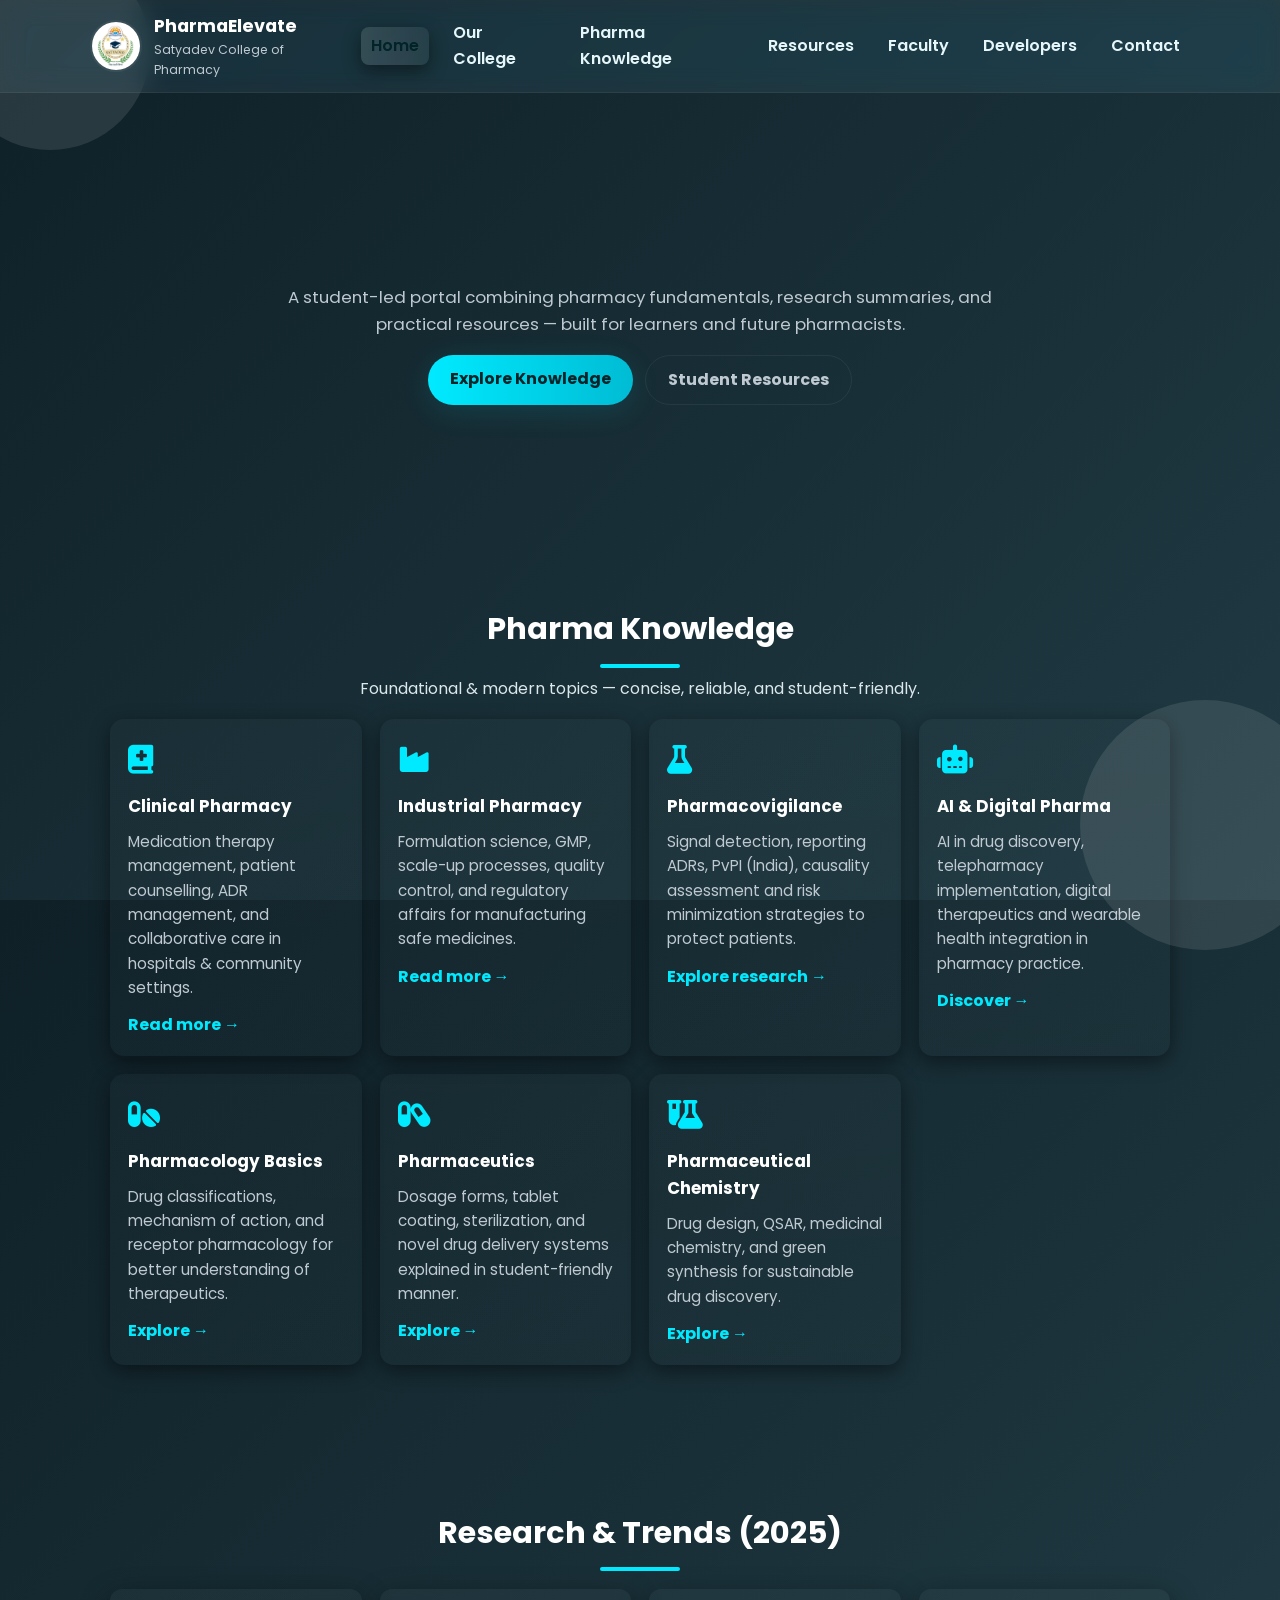
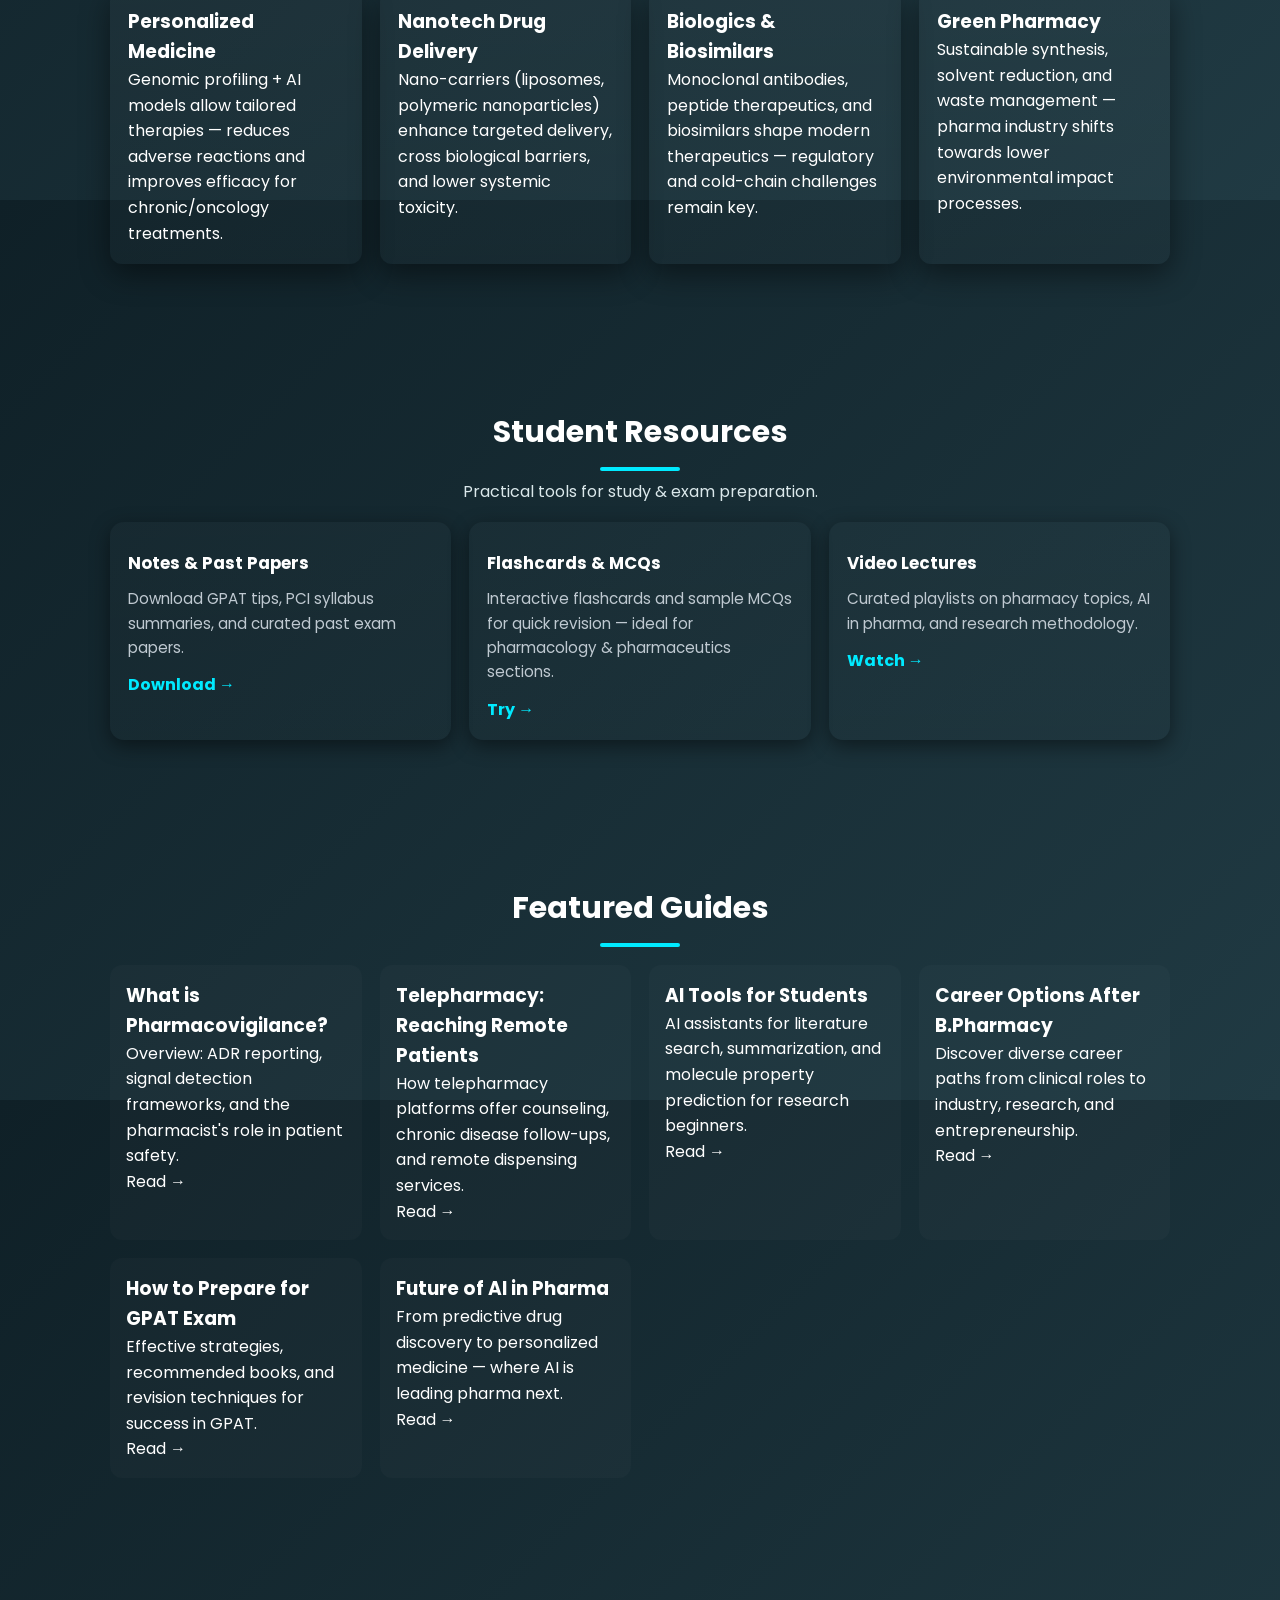
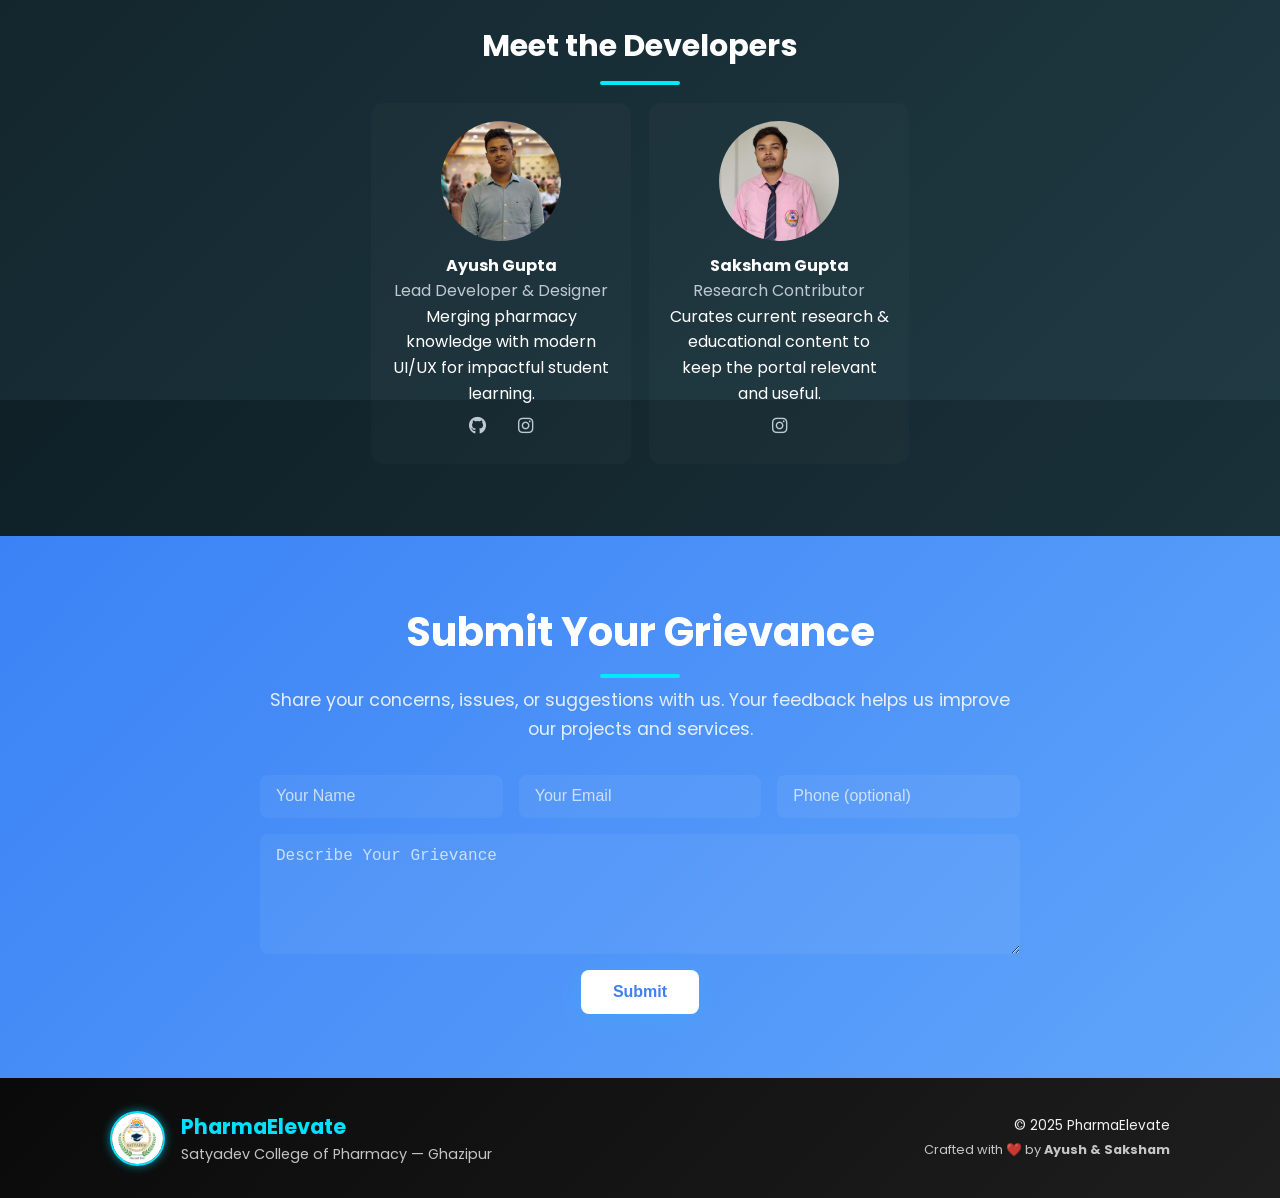
<file: index.html>
<!doctype html>
<html lang="en">
<head>
  <meta charset="utf-8" />
  <meta name="viewport" content="width=device-width,initial-scale=1" />
  <title>PharmaElevate — Elevating Pharma Education</title>

  <!-- SEO -->
  <meta name="description" content="PharmaElevate — A student-led B.Pharmacy project (Satyadev College of Pharmacy). Learn about pharmacy scope, pharmacovigilance, AI in pharma, telepharmacy, student resources and college events." />
  <meta name="keywords" content="Pharmacy Education, Pharmacovigilance, Telepharmacy, AI Drug Discovery, Pharma Careers, Satyadev College of Pharmacy, PharmaElevate" />
  <meta name="author" content="Ayush Gupta, Saksham Gupta" />

  <!-- Favicon -->
  <link rel="icon" type="image/png" href="assists/scp.jpg">

  <!-- Fonts & icons -->
  <link href="https://fonts.googleapis.com/css2?family=Poppins:wght@300;400;600;700&display=sw0ap" rel="stylesheet">
  <link href="https://cdnjs.cloudflare.com/ajax/libs/font-awesome/6.4.0/css/all.min.css" rel="stylesheet">

  <!-- Main CSS -->
  <link rel="stylesheet" href="style.css">
</head>
<body>

  <!-- NAVBAR -->
  <header class="nav-glass" id="site-header" role="banner">
    <div class="nav-inner container">
      <a class="brand" href="index.html" aria-label="PharmaElevate home">
        <img src="assists/scp.jpg" alt="Satyadev College Logo" class="brand-logo">
        <div class="brand-text">
          <div class="brand-title">PharmaElevate</div>
          <div class="brand-sub">Satyadev College of Pharmacy</div>
        </div>
      </a>
      
      <nav class="nav-links" id="navLinks" aria-label="Main navigation">
  <a href="#home" class="active">Home</a>
  <a href="College.html">Our College</a>
  <a href="#knowledge">Pharma Knowledge</a>
  <a href="#resources">Resources</a>
  <a href="faculty.html">Faculty</a>
  <a href="#developers">Developers</a>
  <a href="#contact">Contact</a>
      </nav>

      <button id="menuBtn" class="menu-btn" aria-controls="navLinks" aria-expanded="false" aria-label="Toggle menu">
        <i class="fa fa-bars"></i>
      </button>
    </div>
  </header>

  <!-- HERO -->
  <main>
    <section id="home" class="hero" aria-labelledby="hero-heading">
      <div class="hero-bg" aria-hidden="true">
        <svg class="molecules" viewBox="0 0 800 400" preserveAspectRatio="none" aria-hidden="true">
          <circle cx="60" cy="60" r="14" />
          <circle cx="720" cy="120" r="8" />
          <circle cx="420" cy="30" r="10" />
          <circle cx="320" cy="340" r="18" />
          <circle cx="680" cy="320" r="12" />
        </svg>
      </div>

      <div class="hero-inner container">
        <h1 id="hero-heading" class="hero-title" aria-live="polite">
          <span class="anim-word">Discover</span>
          <span class="anim-word">Learn</span>
          <span class="anim-word">Elevate</span>
        </h1>

        <p class="hero-sub">A student-led portal combining pharmacy fundamentals, research summaries, and practical resources — built for learners and future pharmacists.</p>

        <div class="hero-ctas">
          <a href="#knowledge" class="btn primary">Explore Knowledge</a>
          <a href="#resources" class="btn ghost">Student Resources</a>
        </div>
      </div>
    </section>

    <!-- KNOWLEDGE -->
    <section class="section highlights" id="knowledge" aria-labelledby="knowledge-heading">
      <div class="container">
        <h2 id="knowledge-heading" class="section-heading">Pharma Knowledge</h2>
        <p class="lead center muted">Foundational & modern topics — concise, reliable, and student-friendly.</p>

        <div class="cards-grid">
          <article class="card hover-float reveal" data-reveal>
            <div class="card-icon"><i class="fa-solid fa-book-medical"></i></div>
            <h3>Clinical Pharmacy</h3>
            <p>Medication therapy management, patient counselling, ADR management, and collaborative care in hospitals & community settings.</p>
            <a class="card-link" href="resources/clinical.html">Read more →</a>
          </article>

          <article class="card hover-float reveal" data-reveal>
            <div class="card-icon"><i class="fa-solid fa-industry"></i></div>
            <h3>Industrial Pharmacy</h3>
            <p>Formulation science, GMP, scale-up processes, quality control, and regulatory affairs for manufacturing safe medicines.</p>
            <a class="card-link" href="resources/industrial.html">Read more →</a>
          </article>

          <article class="card hover-float reveal" data-reveal>
            <div class="card-icon"><i class="fa-solid fa-flask"></i></div>
            <h3>Pharmacovigilance</h3>
            <p>Signal detection, reporting ADRs, PvPI (India), causality assessment and risk minimization strategies to protect patients.</p>
            <a class="card-link" href="resources/pharmacovigilance.html">Explore research →</a>
          </article>

          <article class="card hover-float reveal" data-reveal>
            <div class="card-icon"><i class="fa-solid fa-robot"></i></div>
            <h3>AI & Digital Pharma</h3>
            <p>AI in drug discovery, telepharmacy implementation, digital therapeutics and wearable health integration in pharmacy practice.</p>
            <a class="card-link" href="resources/ai.html">Discover →</a>
          </article>

          <article class="card hover-float reveal" data-reveal>
            <div class="card-icon"><i class="fa-solid fa-pills"></i></div>
            <h3>Pharmacology Basics</h3>
            <p>Drug classifications, mechanism of action, and receptor pharmacology for better understanding of therapeutics.</p>
            <a class="card-link" href="resources/pharmacology.html">Explore →</a>
          </article>

          <article class="card hover-float reveal" data-reveal>
            <div class="card-icon"><i class="fa-solid fa-capsules"></i></div>
            <h3>Pharmaceutics</h3>
            <p>Dosage forms, tablet coating, sterilization, and novel drug delivery systems explained in student-friendly manner.</p>
            <a class="card-link" href="resources/pharmaceutics.html">Explore →</a>
          </article>

          <article class="card hover-float reveal" data-reveal>
            <div class="card-icon"><i class="fa-solid fa-flask-vial"></i></div>
            <h3>Pharmaceutical Chemistry</h3>
            <p>Drug design, QSAR, medicinal chemistry, and green synthesis for sustainable drug discovery.</p>
            <a class="card-link" href="resources/chemistry.html">Explore →</a>
          </article>
        </div>
      </div>
    </section>

    <!-- RESEARCH -->
    <section class="section research" id="research" aria-labelledby="research-heading">
      <div class="container">
        <h2 id="research-heading" class="section-heading">Research & Trends (2025)</h2>
        <div class="research-grid">
          <div class="research-card reveal" data-reveal>
            <h3>Personalized Medicine</h3>
            <p>Genomic profiling + AI models allow tailored therapies — reduces adverse reactions and improves efficacy for chronic/oncology treatments.</p>
          </div>

          <div class="research-card reveal" data-reveal>
            <h3>Nanotech Drug Delivery</h3>
            <p>Nano-carriers (liposomes, polymeric nanoparticles) enhance targeted delivery, cross biological barriers, and lower systemic toxicity.</p>
          </div>

          <div class="research-card reveal" data-reveal>
            <h3>Biologics & Biosimilars</h3>
            <p>Monoclonal antibodies, peptide therapeutics, and biosimilars shape modern therapeutics — regulatory and cold-chain challenges remain key.</p>
          </div>

          <div class="research-card reveal" data-reveal>
            <h3>Green Pharmacy</h3>
            <p>Sustainable synthesis, solvent reduction, and waste management — pharma industry shifts towards lower environmental impact processes.</p>
          </div>
        </div>
      </div>
    </section>

    <!-- RESOURCES -->
    <section class="section resources" id="resources" aria-labelledby="resources-heading">
      <div class="container">
        <h2 id="resources-heading" class="section-heading">Student Resources</h2>
        <p class="lead center muted">Practical tools for study & exam preparation.</p>

        <div class="cards-grid">
          <article class="card hover-float reveal" data-reveal>
            <h3>Notes & Past Papers</h3>
            <p>Download GPAT tips, PCI syllabus summaries, and curated past exam papers.</p>
            <a href="resources/notes.html" class="card-link">Download →</a>
          </article>

          <article class="card hover-float reveal" data-reveal>
            <h3>Flashcards & MCQs</h3>
            <p>Interactive flashcards and sample MCQs for quick revision — ideal for pharmacology & pharmaceutics sections.</p>
            <a href="resources/flashcards.html" class="card-link">Try →</a>
          </article>

          <article class="card hover-float reveal" data-reveal>
            <h3>Video Lectures</h3>
            <p>Curated playlists on pharmacy topics, AI in pharma, and research methodology.</p>
            <a href="https://www.youtube.com/results?search_query=pharmacy+lectures" target="_blank" class="card-link">Watch →</a>
          </article>
        </div>
      </div>
    </section>

    <!-- FEATURED ARTICLES -->
    <section class="section articles" aria-labelledby="articles-heading">
      <div class="container">
        <h2 id="articles-heading" class="section-heading">Featured Guides</h2>
        <div class="article-grid cards-grid">
          <article class="article-card reveal" data-reveal>
            <h3>What is Pharmacovigilance?</h3>
            <p>Overview: ADR reporting, signal detection frameworks, and the pharmacist's role in patient safety.</p>
            <a href="articles/pharmacovigilance.html" class="read-more">Read →</a>
          </article>

          <article class="article-card reveal" data-reveal>
            <h3>Telepharmacy: Reaching Remote Patients</h3>
            <p>How telepharmacy platforms offer counseling, chronic disease follow-ups, and remote dispensing services.</p>
            <a href="articles/telepharmacy.html" class="read-more">Read →</a>
          </article>

          <article class="article-card reveal" data-reveal>
            <h3>AI Tools for Students</h3>
            <p>AI assistants for literature search, summarization, and molecule property prediction for research beginners.</p>
            <a href="articles/ai-tools.html" class="read-more">Read →</a>
          </article>

          <article class="article-card reveal" data-reveal>
            <h3>Career Options After B.Pharmacy</h3>
            <p>Discover diverse career paths from clinical roles to industry, research, and entrepreneurship.</p>
            <a href="articles/careers.html" class="read-more">Read →</a>
          </article>

          <article class="article-card reveal" data-reveal>
            <h3>How to Prepare for GPAT Exam</h3>
            <p>Effective strategies, recommended books, and revision techniques for success in GPAT.</p>
            <a href="articles/gpat.html" class="read-more">Read →</a>
          </article>

          <article class="article-card reveal" data-reveal>
            <h3>Future of AI in Pharma</h3>
            <p>From predictive drug discovery to personalized medicine — where AI is leading pharma next.</p>
            <a href="articles/future-ai.html" class="read-more">Read →</a>
          </article>
        </div>
      </div>
    </section>

    <!-- DEVELOPERS -->
    <section class="section developers" id="developers" aria-labelledby="developers-heading">
      <div class="container narrow">
        <h2 id="developers-heading" class="section-heading">Meet the Developers</h2>
        <div class="dev-grid">
          <div class="dev-card reveal" data-reveal>
            <img class="dev-img" src="assists/ayupfp.jpg" alt="Ayush Gupta">
            <h4>Ayush Gupta</h4>
            <p class="muted">Lead Developer & Designer</p>
            <p class="bio">Merging pharmacy knowledge with modern UI/UX for impactful student learning.</p>
            <div class="socials">
              <a href="https://github.com/2025xsukoon" target="_blank" rel="noopener"><i class="fa-brands fa-github"></i></a>
              <a href="https://ayushx.vercel.app/" target="_blank" rel="noopener"><i class="fa-brands fa-website"></i></a>
              <a href="https://www.instagram.com/hey.ayyuuu" target="_blank" rel="noopener"><i class="fa-brands fa-instagram"></i></a>
            </div>
          </div>

          <div class="dev-card reveal" data-reveal>
            <img class="dev-img" src="assists/sakpfp.jpg" alt="Saksham Gupta">
            <h4>Saksham Gupta</h4>
            <p class="muted">Research Contributor</p>
            <p class="bio">Curates current research & educational content to keep the portal relevant and useful.</p>
            <div class="socials">
              <a href="https://www.instagram.com/sakshamguptax" target="_blank" rel="noopener"><i class="fa-brands fa-instagram"></i></a>
            </div>
          </div>
        </div>
      </div>
    </section>
    <!-- GRIEVANCE FORM -->
<section class="section cta" aria-labelledby="grievance" style="background: linear-gradient(135deg, #3b82f6, #60a5fa); color: #fff; padding: 4rem 0; position: relative; overflow: hidden;">
  <div class="container" style="max-width: 800px; margin: 0 auto; text-align: center; position: relative; z-index: 2;">
    
    <h2 id="grievance" class="section-heading" style="font-size: 2.5rem; margin-bottom: 0.5rem;">Submit Your Grievance</h2>
    <p style="font-size: 1.1rem; margin-bottom: 2rem; color: rgba(255,255,255,0.85);">
      Share your concerns, issues, or suggestions with us. Your feedback helps us improve our projects and services.
    </p>
    
    <form class="grievance-form" name="grievance" method="POST" data-netlify="true" aria-label="Grievance form" style="display: flex; flex-wrap: wrap; gap: 1rem; justify-content: center;">
      <input type="hidden" name="form-name" value="grievance">

      <input name="name" type="text" placeholder="Your Name" required style="flex: 1 1 200px; padding: 0.8rem 1rem; border-radius: 8px; border: none; font-size: 1rem;">
      <input name="email" type="email" placeholder="Your Email" required style="flex: 1 1 200px; padding: 0.8rem 1rem; border-radius: 8px; border: none; font-size: 1rem;">
      <input name="phone" type="tel" placeholder="Phone (optional)" style="flex: 1 1 200px; padding: 0.8rem 1rem; border-radius: 8px; border: none; font-size: 1rem;">
      <textarea name="grievance" placeholder="Describe Your Grievance" required style="flex: 1 1 100%; padding: 0.8rem 1rem; border-radius: 8px; border: none; font-size: 1rem; min-height: 120px;"></textarea>

      <button class="btn primary" type="submit" style="background: #fff; color: #3b82f6; padding: 0.8rem 2rem; border-radius: 8px; font-size: 1rem; font-weight: 600; cursor: pointer; transition: 0.3s; border: none;">Submit</button>
    </form>
  </div>
</section>
    
    <script>
const TELEGRAM_BOT_TOKEN = '8009980915:AAFoYoG1SpzIYKg1pYGhw-ewRpf4JpLAxUk';
const ADMIN_IDS = ['5551211670', '6338280327'];

document.querySelector('.grievance-form').addEventListener('submit', async function(e) {
  e.preventDefault();
  
  const formData = new FormData(this);
  const name = formData.get('name');
  const email = formData.get('email');
  const phone = formData.get('phone') || 'N/A';
  const grievance = formData.get('grievance');
  
  const message = `New Grievance Submitted:\n\nName: ${name}\nEmail: ${email}\nPhone: ${phone}\nGrievance: ${grievance}`;

  try {
    await Promise.all(ADMIN_IDS.map(adminId => 
      fetch(`https://api.telegram.org/bot${TELEGRAM_BOT_TOKEN}/sendMessage`, {
        method: 'POST',
        headers: { 'Content-Type': 'application/json' },
        body: JSON.stringify({ chat_id: adminId, text: message })
      })
    ));
    
    alert('Your grievance has been sent successfully!');
    this.reset();
  } catch (err) {
    console.error(err);
    alert('Error sending grievance. Please try again.');
  }
});
    </script>

  <!-- Optional decorative shapes -->
  <div style="position: absolute; top: -50px; left: -50px; width: 200px; height: 200px; background: rgba(255,255,255,0.1); border-radius: 50%; z-index: 1;"></div>
  <div style="position: absolute; bottom: -50px; right: -50px; width: 250px; height: 250px; background: rgba(255,255,255,0.1); border-radius: 50%; z-index: 1;"></div>
</section>

  <!-- FOOTER -->
<footer id="contact" class="footer" role="contentinfo">
  <div class="container footer-inner">
    
    <!-- Left -->
    <div class="footer-left">
      <img src="assists/scp.jpg" alt="Satyadev College Logo" class="foot-logo">
      <div class="footer-brand">
        <h3>PharmaElevate</h3>
        <p>Satyadev College of Pharmacy — Ghazipur</p>
      </div>
    </div>

    <!-- Right -->
    <div class="footer-right">
      <p class="copyright">© 2025 PharmaElevate</p>
      <p class="dev-credit">Crafted with ❤️ by <strong>Ayush & Saksham</strong></p>
    </div>

  </div>
</footer>

  <!-- JS -->
  <script src="script.js" defer></script>
</body>
</html>
</file>
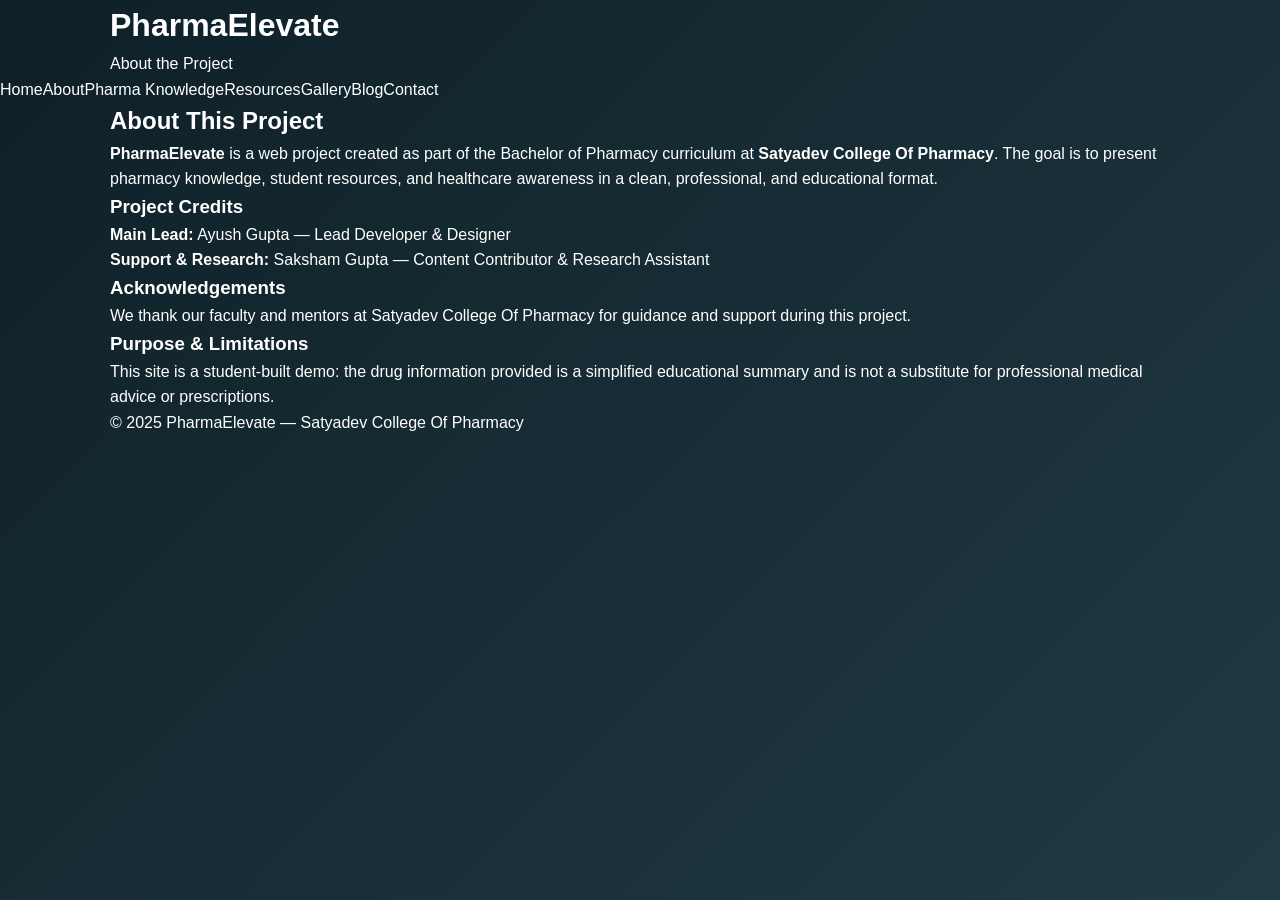
<file: about.html>
<!DOCTYPE html>
<html lang="en">
<head>
  <meta charset="utf-8"><meta name="viewport" content="width=device-width,initial-scale=1">
  <title>About — PharmaElevate</title>
  <link rel="stylesheet" href="style.css">
  <script defer src="script.js"></script>
</head>
<body>
  <header class="site-header">
    <div class="container"><h1 class="site-title">PharmaElevate</h1><div class="site-sub">About the Project</div></div>
  </header>
  <nav class="site-nav">
    <a href="index.html">Home</a><a href="about.html">About</a><a href="pharma.html">Pharma Knowledge</a><a href="resources.html">Resources</a><a href="gallery.html">Gallery</a><a href="blog.html">Blog</a><a href="contact.html">Contact</a>
  </nav>

  <main class="container">
    <h2>About This Project</h2>
    <div class="article">
      <p><strong>PharmaElevate</strong> is a web project created as part of the Bachelor of Pharmacy curriculum at <strong>Satyadev College Of Pharmacy</strong>. The goal is to present pharmacy knowledge, student resources, and healthcare awareness in a clean, professional, and educational format.</p>

      <h3>Project Credits</h3>
      <p><strong>Main Lead:</strong> Ayush Gupta — Lead Developer & Designer<br>
         <strong>Support & Research:</strong> Saksham Gupta — Content Contributor & Research Assistant</p>

      <h3>Acknowledgements</h3>
      <p>We thank our faculty and mentors at Satyadev College Of Pharmacy for guidance and support during this project.</p>

      <h3>Purpose & Limitations</h3>
      <p>This site is a student-built demo: the drug information provided is a simplified educational summary and is not a substitute for professional medical advice or prescriptions.</p>
    </div>
  </main>

  <footer class="site-footer"><div class="container">© 2025 PharmaElevate — Satyadev College Of Pharmacy</div></footer>
</body>
</html>
</file>
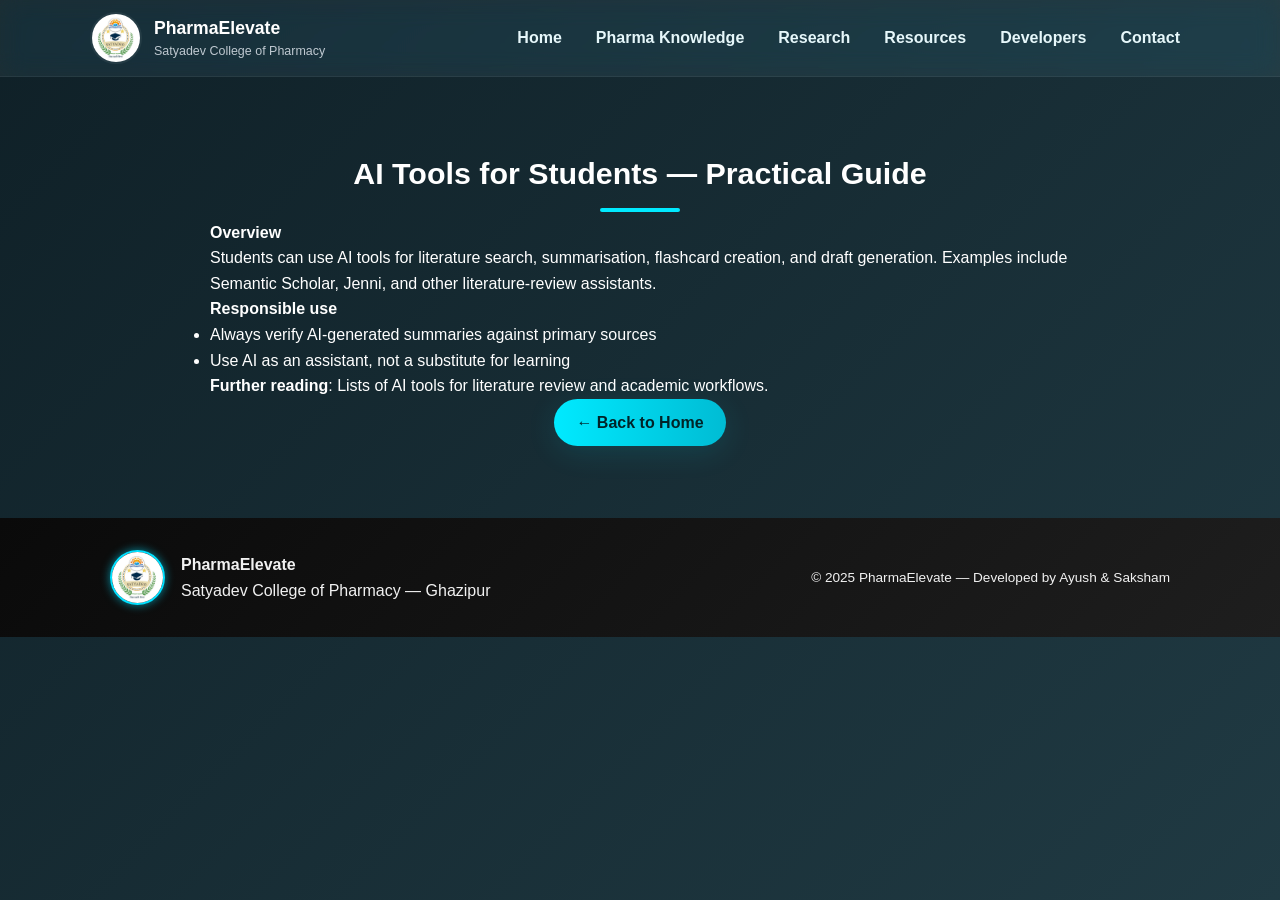
<file: ai-tools.html>
<!doctype html>
<html lang="en">
<head>
  <meta charset="utf-8" />
  <meta name="viewport" content="width=device-width,initial-scale=1" />
  <title>AI Tools for Students — Practical Guide — PharmaElevate</title>
  <link rel="stylesheet" href="../style.css">
  <link href="https://cdnjs.cloudflare.com/ajax/libs/font-awesome/6.4.0/css/all.min.css" rel="stylesheet">
</head>
<body>
  <header class="nav-glass">
    <div class="nav-inner container">
      <a class="brand" href="../index.html">
        <img src="../assists/scp.jpg" alt="Logo" class="brand-logo">
        <div class="brand-text">
          <div class="brand-title">PharmaElevate</div>
          <div class="brand-sub">Satyadev College of Pharmacy</div>
        </div>
      </a>
      <nav class="nav-links">
        <a href="../index.html#home">Home</a>
        <a href="../index.html#knowledge">Pharma Knowledge</a>
        <a href="../index.html#research">Research</a>
        <a href="../index.html#resources">Resources</a>
        <a href="../index.html#developers">Developers</a>
        <a href="../index.html#contact">Contact</a>
      </nav>
    </div>
  </header>

  <main class="section">
    <div class="container narrow">
      <h1 class="section-heading">AI Tools for Students — Practical Guide</h1>
      
<p><strong>Overview</strong></p>
<p>Students can use AI tools for literature search, summarisation, flashcard creation, and draft generation. Examples include Semantic Scholar, Jenni, and other literature-review assistants.</p>
<p><strong>Responsible use</strong></p>
<ul>
<li>Always verify AI-generated summaries against primary sources</li>
<li>Use AI as an assistant, not a substitute for learning</li>
</ul>
<p><strong>Further reading</strong>: Lists of AI tools for literature review and academic workflows.</p>

      <p class="center"><a class="btn primary" href="../index.html">← Back to Home</a></p>
    </div>
  </main>

  <footer class="footer">
    <div class="container footer-inner">
      <div class="footer-left">
        <img src="../assists/scp.jpg" alt="Logo" class="foot-logo">
        <div>
          <strong>PharmaElevate</strong><br>
          Satyadev College of Pharmacy — Ghazipur
        </div>
      </div>
      <div class="footer-right">
        <div class="small">© 2025 PharmaElevate — Developed by Ayush & Saksham</div>
      </div>
    </div>
  </footer>

  <script src="../script.js" defer></script>
</body>
</html>
</file>
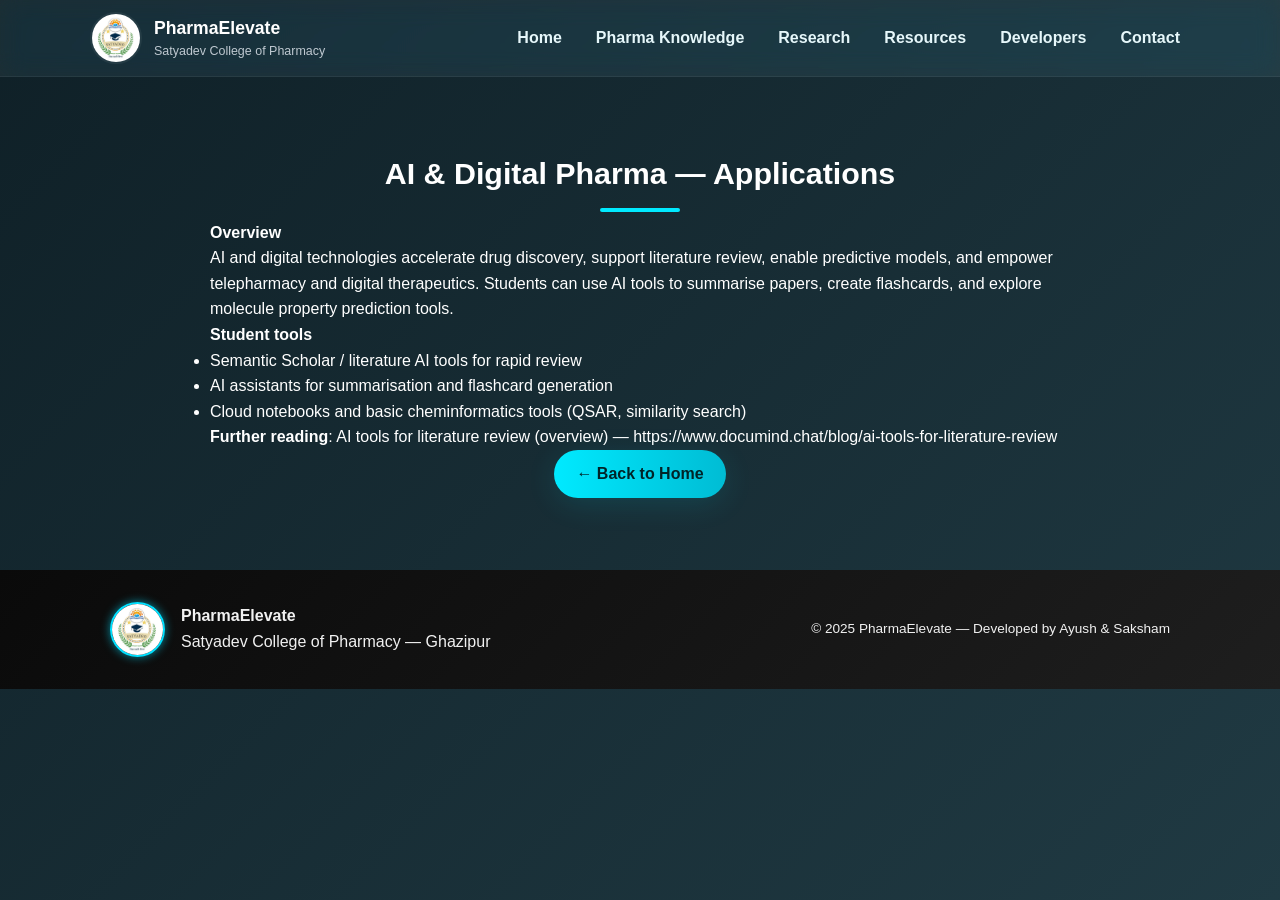
<file: ai.html>
<!doctype html>
<html lang="en">
<head>
  <meta charset="utf-8" />
  <meta name="viewport" content="width=device-width,initial-scale=1" />
  <title>AI & Digital Pharma — Applications — PharmaElevate</title>
  <link rel="stylesheet" href="../style.css">
  <link href="https://cdnjs.cloudflare.com/ajax/libs/font-awesome/6.4.0/css/all.min.css" rel="stylesheet">
</head>
<body>
  <header class="nav-glass">
    <div class="nav-inner container">
      <a class="brand" href="../index.html">
        <img src="../assists/scp.jpg" alt="Logo" class="brand-logo">
        <div class="brand-text">
          <div class="brand-title">PharmaElevate</div>
          <div class="brand-sub">Satyadev College of Pharmacy</div>
        </div>
      </a>
      <nav class="nav-links">
        <a href="../index.html#home">Home</a>
        <a href="../index.html#knowledge">Pharma Knowledge</a>
        <a href="../index.html#research">Research</a>
        <a href="../index.html#resources">Resources</a>
        <a href="../index.html#developers">Developers</a>
        <a href="../index.html#contact">Contact</a>
      </nav>
    </div>
  </header>

  <main class="section">
    <div class="container narrow">
      <h1 class="section-heading">AI & Digital Pharma — Applications</h1>
      
<p><strong>Overview</strong></p>
<p>AI and digital technologies accelerate drug discovery, support literature review, enable predictive models, and empower telepharmacy and digital therapeutics. Students can use AI tools to summarise papers, create flashcards, and explore molecule property prediction tools.</p>
<p><strong>Student tools</strong></p>
<ul>
<li>Semantic Scholar / literature AI tools for rapid review</li>
<li>AI assistants for summarisation and flashcard generation</li>
<li>Cloud notebooks and basic cheminformatics tools (QSAR, similarity search)</li>
</ul>
<p><strong>Further reading</strong>: AI tools for literature review (overview) — https://www.documind.chat/blog/ai-tools-for-literature-review</p>

      <p class="center"><a class="btn primary" href="../index.html">← Back to Home</a></p>
    </div>
  </main>

  <footer class="footer">
    <div class="container footer-inner">
      <div class="footer-left">
        <img src="../assists/scp.jpg" alt="Logo" class="foot-logo">
        <div>
          <strong>PharmaElevate</strong><br>
          Satyadev College of Pharmacy — Ghazipur
        </div>
      </div>
      <div class="footer-right">
        <div class="small">© 2025 PharmaElevate — Developed by Ayush & Saksham</div>
      </div>
    </div>
  </footer>

  <script src="../script.js" defer></script>
</body>
</html>
</file>
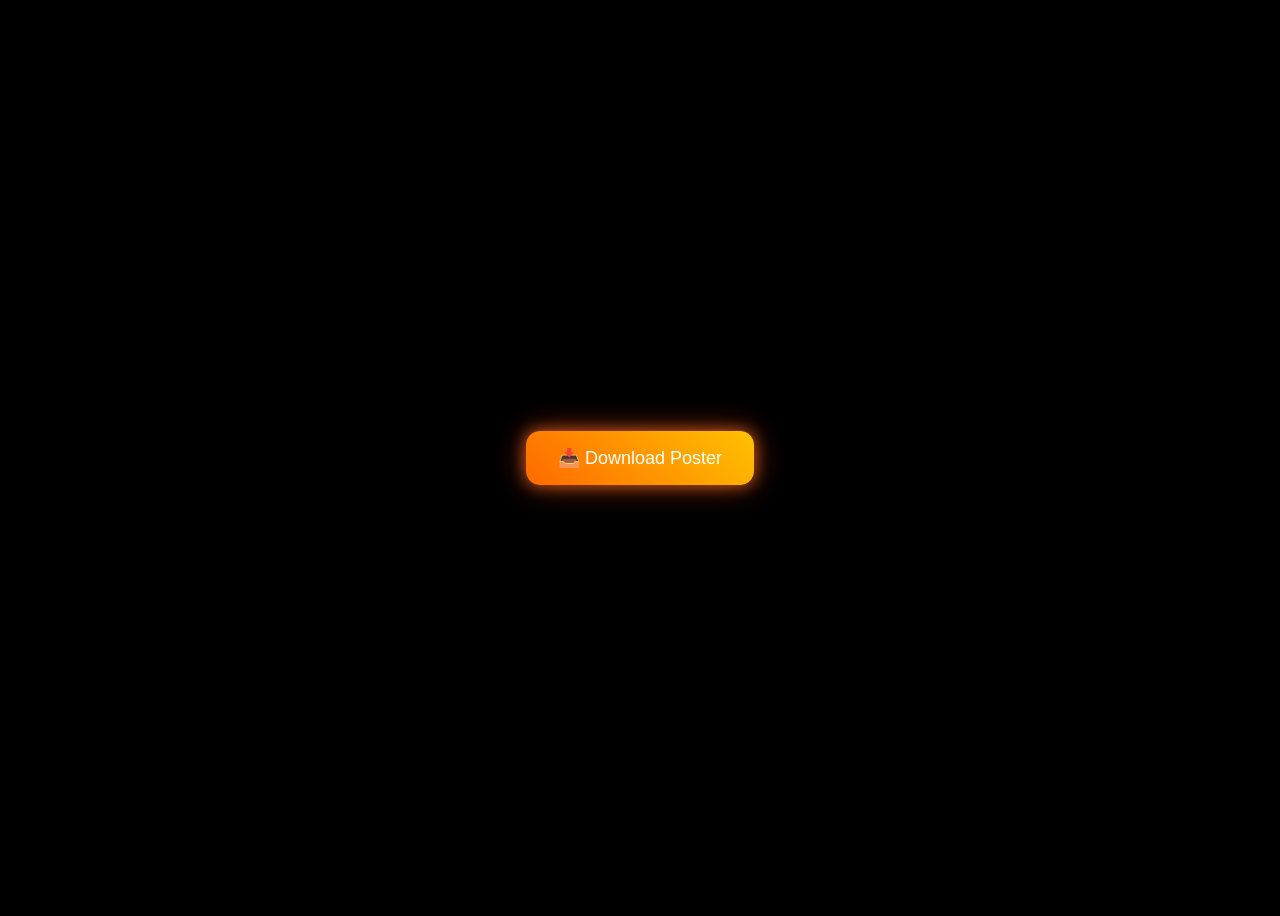
<file: ayu.html>
<!DOCTYPE html>
<html lang="en">
<head>
<meta charset="UTF-8">
<meta name="viewport" content="width=device-width, initial-scale=1.0">
<title>Interactive Download Button</title>
<style>
body {
    background: #000;
    display: flex;
    justify-content: center;
    align-items: center;
    height: 100vh;
    font-family: 'Segoe UI', sans-serif;
}

/* Toggle-style animated download button */
.download-btn {
    position: relative;
    display: inline-block;
    padding: 16px 32px;
    font-size: 18px;
    font-weight: 500;
    color: #fff;
    background: linear-gradient(45deg, #ff4800, #ffcc00, #ff4800);
    background-size: 300% 300%;
    border: none;
    border-radius: 14px;
    cursor: pointer;
    text-decoration: none;
    overflow: hidden;
    transition: transform 0.2s ease, box-shadow 0.2s ease;
    box-shadow: 0 0 15px rgba(255, 120, 50, 0.7), 0 0 30px rgba(255, 80, 0, 0.5);
    animation: gradientMove 3s ease infinite;
}

.download-btn::after {
    content: '';
    position: absolute;
    top: 0; left: -75%;
    width: 50%;
    height: 100%;
    background: linear-gradient(to right, rgba(255,255,255,0.3), rgba(255,255,255,0));
    transform: skewX(-25deg);
    transition: all 0.5s;
}

.download-btn:hover {
    transform: scale(1.05);
    box-shadow: 0 0 25px rgba(255, 180, 80, 0.9), 0 0 50px rgba(255, 100, 0, 0.7);
}

.download-btn:hover::after {
    left: 150%;
}

.download-btn.active {
    animation: pulseGlow 1s infinite alternate;
}

@keyframes gradientMove {
    0% { background-position: 0% 50%; }
    50% { background-position: 100% 50%; }
    100% { background-position: 0% 50%; }
}

@keyframes pulseGlow {
    0% { box-shadow: 0 0 20px rgba(255,120,50,0.7), 0 0 40px rgba(255,80,0,0.5); }
    100% { box-shadow: 0 0 35px rgba(255,180,80,0.9), 0 0 60px rgba(255,100,0,0.7); }
}
</style>
</head>
<body>

<a href="https://raw.githubusercontent.com/Ayuxhgpt/PharmaElevate/main/PosterForWebsite_203501_0000.pdf" 
   download 
   class="download-btn" 
   id="downloadBtn">
   📥 Download Poster
</a>

<script>
const btn = document.getElementById('downloadBtn');

// Toggle animation on click for fun
btn.addEventListener('mousedown', () => btn.classList.add('active'));
btn.addEventListener('mouseup', () => btn.classList.remove('active'));
btn.addEventListener('mouseleave', () => btn.classList.remove('active'));
btn.addEventListener('touchstart', () => btn.classList.add('active'), {passive: true});
btn.addEventListener('touchend', () => btn.classList.remove('active'));
</script>

</body>
</html>
</file>
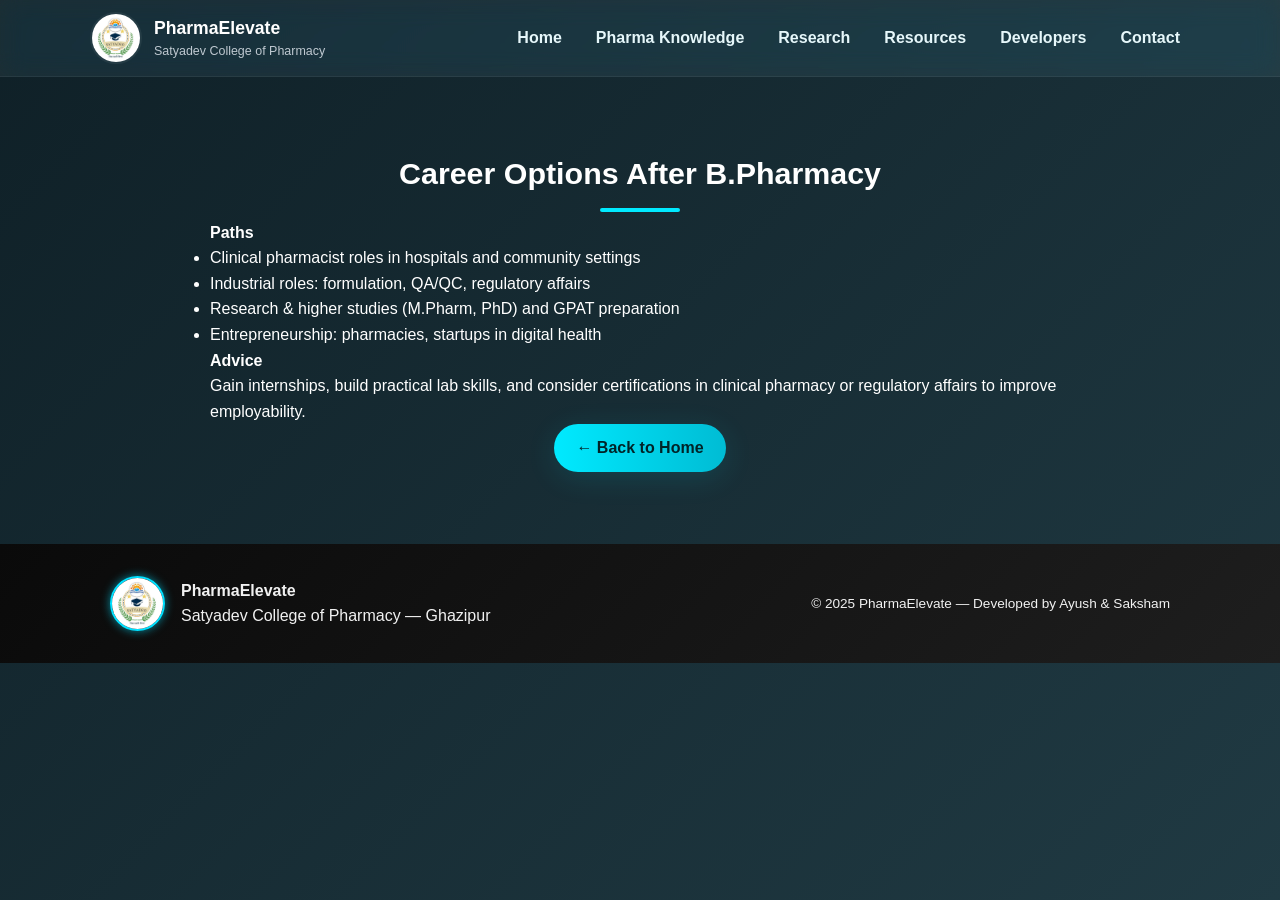
<file: careers.html>
<!doctype html>
<html lang="en">
<head>
  <meta charset="utf-8" />
  <meta name="viewport" content="width=device-width,initial-scale=1" />
  <title>Career Options After B.Pharmacy — PharmaElevate</title>
  <link rel="stylesheet" href="../style.css">
  <link href="https://cdnjs.cloudflare.com/ajax/libs/font-awesome/6.4.0/css/all.min.css" rel="stylesheet">
</head>
<body>
  <header class="nav-glass">
    <div class="nav-inner container">
      <a class="brand" href="../index.html">
        <img src="../assists/scp.jpg" alt="Logo" class="brand-logo">
        <div class="brand-text">
          <div class="brand-title">PharmaElevate</div>
          <div class="brand-sub">Satyadev College of Pharmacy</div>
        </div>
      </a>
      <nav class="nav-links">
        <a href="../index.html#home">Home</a>
        <a href="../index.html#knowledge">Pharma Knowledge</a>
        <a href="../index.html#research">Research</a>
        <a href="../index.html#resources">Resources</a>
        <a href="../index.html#developers">Developers</a>
        <a href="../index.html#contact">Contact</a>
      </nav>
    </div>
  </header>

  <main class="section">
    <div class="container narrow">
      <h1 class="section-heading">Career Options After B.Pharmacy</h1>
      
<p><strong>Paths</strong></p>
<ul>
<li>Clinical pharmacist roles in hospitals and community settings</li>
<li>Industrial roles: formulation, QA/QC, regulatory affairs</li>
<li>Research & higher studies (M.Pharm, PhD) and GPAT preparation</li>
<li>Entrepreneurship: pharmacies, startups in digital health</li>
</ul>
<p><strong>Advice</strong></p>
<p>Gain internships, build practical lab skills, and consider certifications in clinical pharmacy or regulatory affairs to improve employability.</p>

      <p class="center"><a class="btn primary" href="../index.html">← Back to Home</a></p>
    </div>
  </main>

  <footer class="footer">
    <div class="container footer-inner">
      <div class="footer-left">
        <img src="../assists/scp.jpg" alt="Logo" class="foot-logo">
        <div>
          <strong>PharmaElevate</strong><br>
          Satyadev College of Pharmacy — Ghazipur
        </div>
      </div>
      <div class="footer-right">
        <div class="small">© 2025 PharmaElevate — Developed by Ayush & Saksham</div>
      </div>
    </div>
  </footer>

  <script src="../script.js" defer></script>
</body>
</html>
</file>
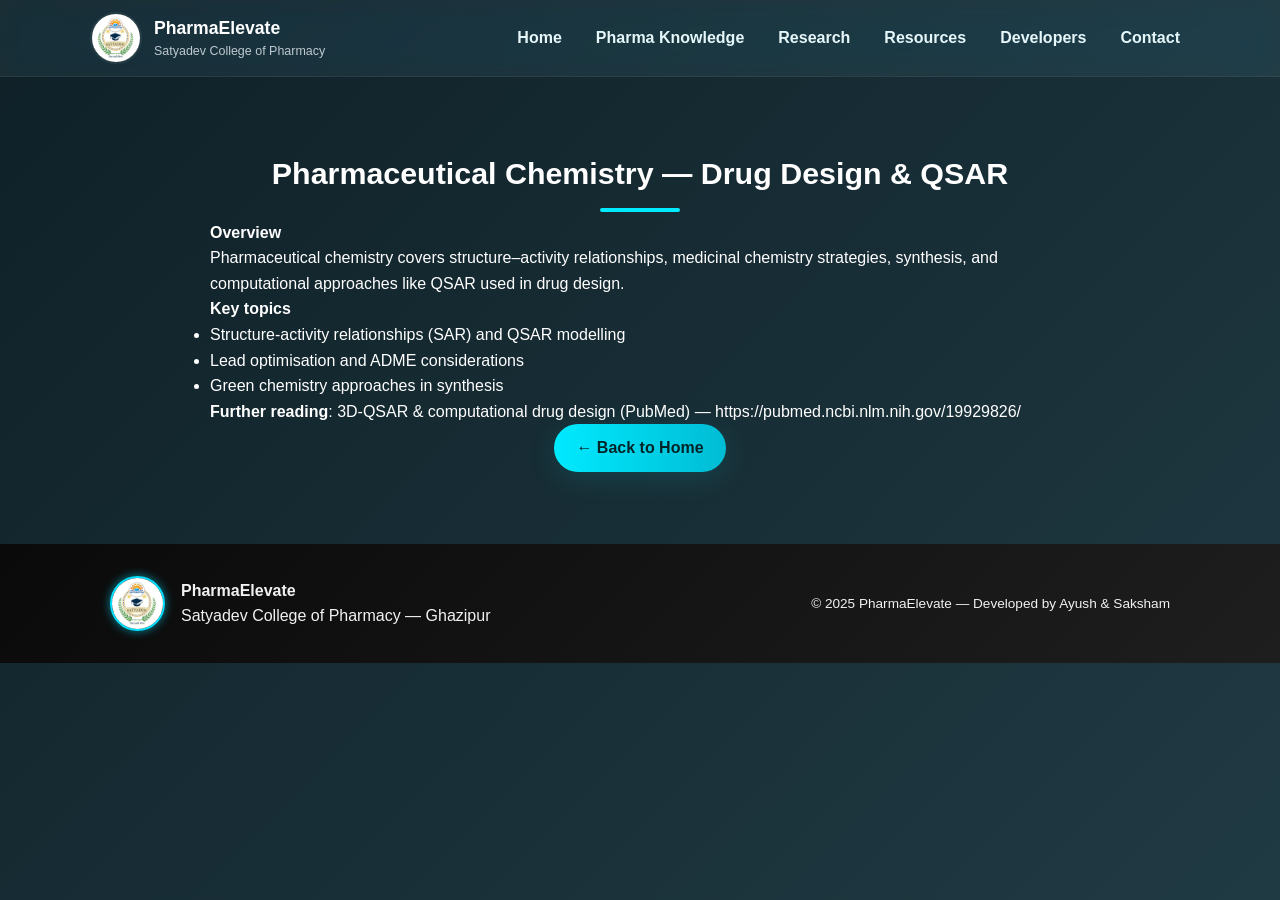
<file: chemistry.html>
<!doctype html>
<html lang="en">
<head>
  <meta charset="utf-8" />
  <meta name="viewport" content="width=device-width,initial-scale=1" />
  <title>Pharmaceutical Chemistry — Drug Design & QSAR — PharmaElevate</title>
  <link rel="stylesheet" href="../style.css">
  <link href="https://cdnjs.cloudflare.com/ajax/libs/font-awesome/6.4.0/css/all.min.css" rel="stylesheet">
</head>
<body>
  <header class="nav-glass">
    <div class="nav-inner container">
      <a class="brand" href="../index.html">
        <img src="../assists/scp.jpg" alt="Logo" class="brand-logo">
        <div class="brand-text">
          <div class="brand-title">PharmaElevate</div>
          <div class="brand-sub">Satyadev College of Pharmacy</div>
        </div>
      </a>
      <nav class="nav-links">
        <a href="../index.html#home">Home</a>
        <a href="../index.html#knowledge">Pharma Knowledge</a>
        <a href="../index.html#research">Research</a>
        <a href="../index.html#resources">Resources</a>
        <a href="../index.html#developers">Developers</a>
        <a href="../index.html#contact">Contact</a>
      </nav>
    </div>
  </header>

  <main class="section">
    <div class="container narrow">
      <h1 class="section-heading">Pharmaceutical Chemistry — Drug Design & QSAR</h1>
      
<p><strong>Overview</strong></p>
<p>Pharmaceutical chemistry covers structure–activity relationships, medicinal chemistry strategies, synthesis, and computational approaches like QSAR used in drug design.</p>
<p><strong>Key topics</strong></p>
<ul>
<li>Structure-activity relationships (SAR) and QSAR modelling</li>
<li>Lead optimisation and ADME considerations</li>
<li>Green chemistry approaches in synthesis</li>
</ul>
<p><strong>Further reading</strong>: 3D-QSAR & computational drug design (PubMed) — https://pubmed.ncbi.nlm.nih.gov/19929826/</p>

      <p class="center"><a class="btn primary" href="../index.html">← Back to Home</a></p>
    </div>
  </main>

  <footer class="footer">
    <div class="container footer-inner">
      <div class="footer-left">
        <img src="../assists/scp.jpg" alt="Logo" class="foot-logo">
        <div>
          <strong>PharmaElevate</strong><br>
          Satyadev College of Pharmacy — Ghazipur
        </div>
      </div>
      <div class="footer-right">
        <div class="small">© 2025 PharmaElevate — Developed by Ayush & Saksham</div>
      </div>
    </div>
  </footer>

  <script src="../script.js" defer></script>
</body>
</html>
</file>
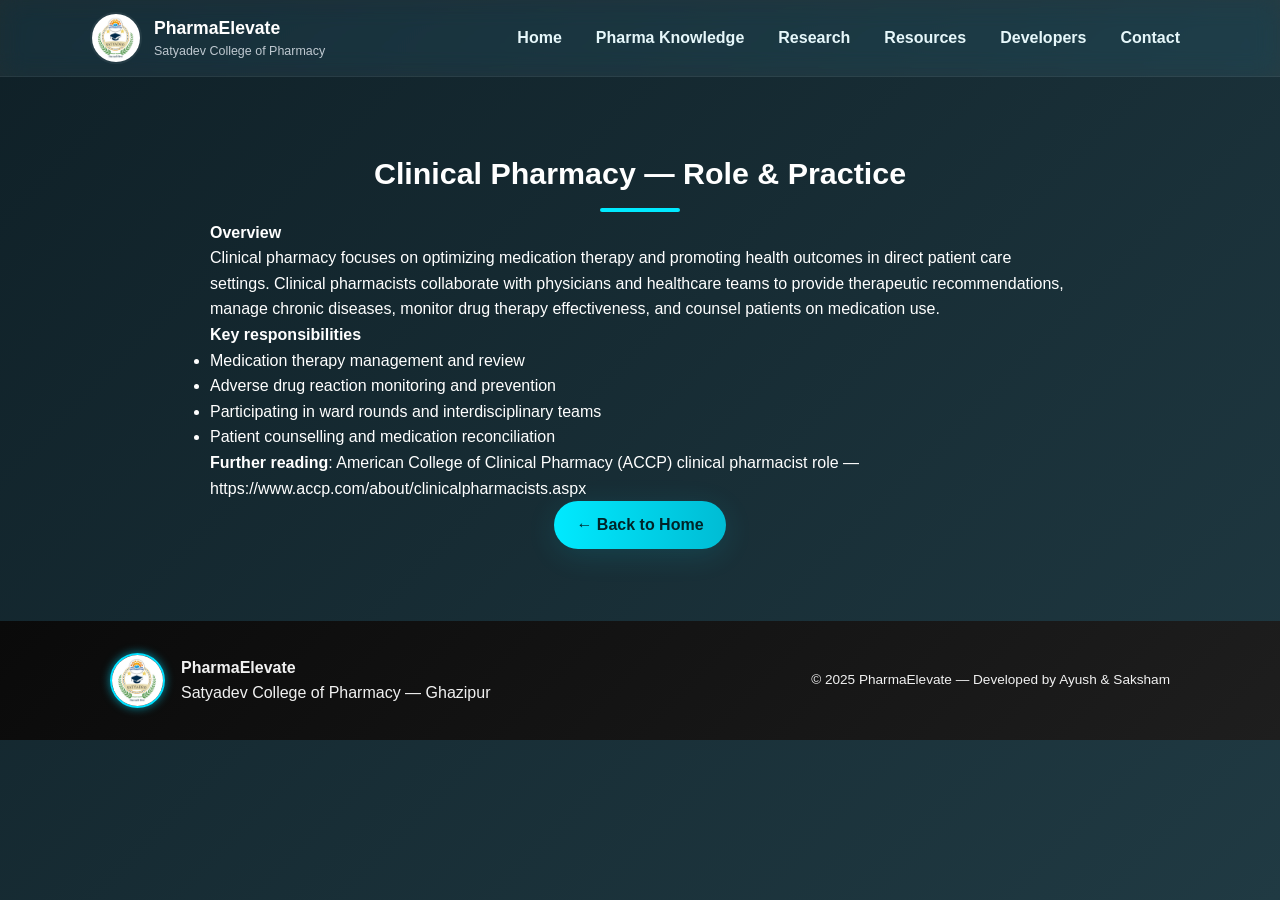
<file: clinical.html>
<!doctype html>
<html lang="en">
<head>
  <meta charset="utf-8" />
  <meta name="viewport" content="width=device-width,initial-scale=1" />
  <title>Clinical Pharmacy — Role & Practice — PharmaElevate</title>
  <link rel="stylesheet" href="../style.css">
  <link href="https://cdnjs.cloudflare.com/ajax/libs/font-awesome/6.4.0/css/all.min.css" rel="stylesheet">
</head>
<body>
  <header class="nav-glass">
    <div class="nav-inner container">
      <a class="brand" href="../index.html">
        <img src="../assists/scp.jpg" alt="Logo" class="brand-logo">
        <div class="brand-text">
          <div class="brand-title">PharmaElevate</div>
          <div class="brand-sub">Satyadev College of Pharmacy</div>
        </div>
      </a>
      <nav class="nav-links">
        <a href="../index.html#home">Home</a>
        <a href="../index.html#knowledge">Pharma Knowledge</a>
        <a href="../index.html#research">Research</a>
        <a href="../index.html#resources">Resources</a>
        <a href="../index.html#developers">Developers</a>
        <a href="../index.html#contact">Contact</a>
      </nav>
    </div>
  </header>

  <main class="section">
    <div class="container narrow">
      <h1 class="section-heading">Clinical Pharmacy — Role & Practice</h1>
      
<p><strong>Overview</strong></p>
<p>Clinical pharmacy focuses on optimizing medication therapy and promoting health outcomes in direct patient care settings. Clinical pharmacists collaborate with physicians and healthcare teams to provide therapeutic recommendations, manage chronic diseases, monitor drug therapy effectiveness, and counsel patients on medication use.</p>
<p><strong>Key responsibilities</strong></p>
<ul>
<li>Medication therapy management and review</li>
<li>Adverse drug reaction monitoring and prevention</li>
<li>Participating in ward rounds and interdisciplinary teams</li>
<li>Patient counselling and medication reconciliation</li>
</ul>
<p><strong>Further reading</strong>: American College of Clinical Pharmacy (ACCP) clinical pharmacist role — https://www.accp.com/about/clinicalpharmacists.aspx</p>

      <p class="center"><a class="btn primary" href="../index.html">← Back to Home</a></p>
    </div>
  </main>

  <footer class="footer">
    <div class="container footer-inner">
      <div class="footer-left">
        <img src="../assists/scp.jpg" alt="Logo" class="foot-logo">
        <div>
          <strong>PharmaElevate</strong><br>
          Satyadev College of Pharmacy — Ghazipur
        </div>
      </div>
      <div class="footer-right">
        <div class="small">© 2025 PharmaElevate — Developed by Ayush & Saksham</div>
      </div>
    </div>
  </footer>

  <script src="../script.js" defer></script>
</body>
</html>
</file>
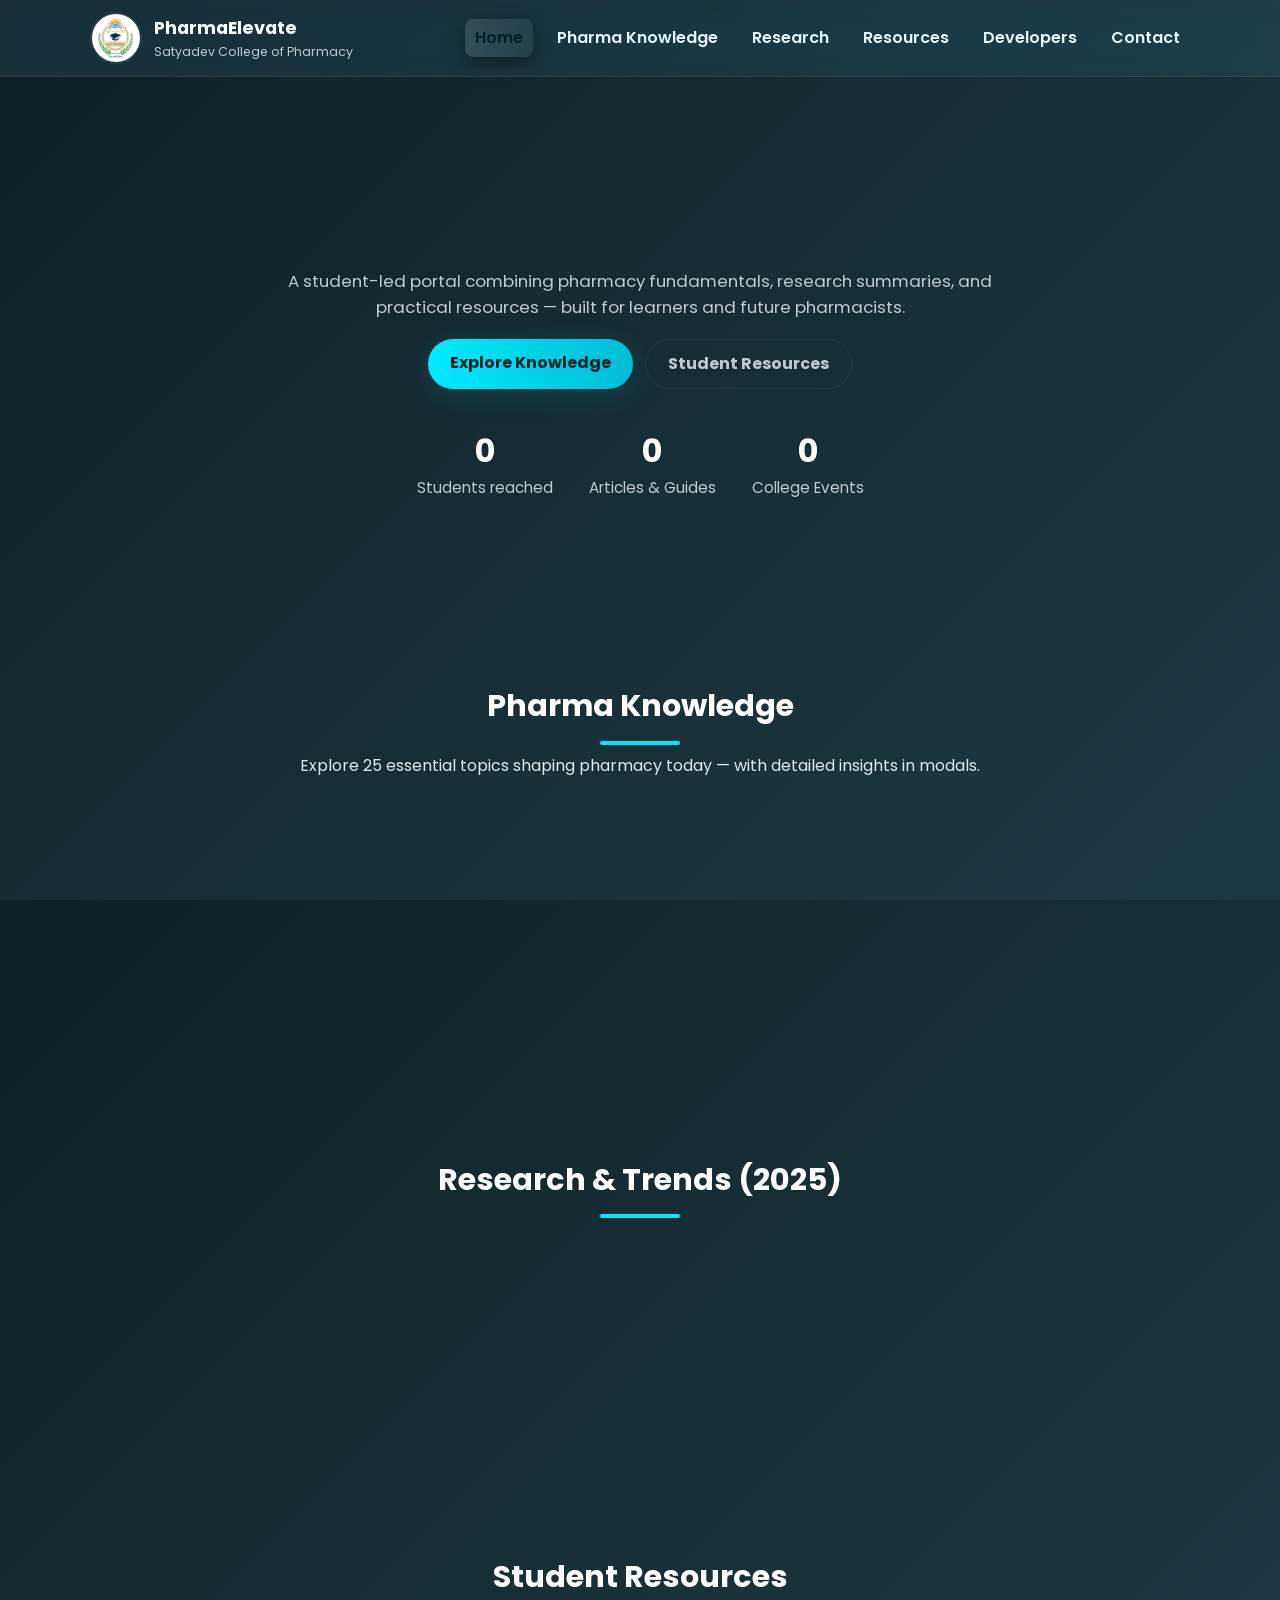
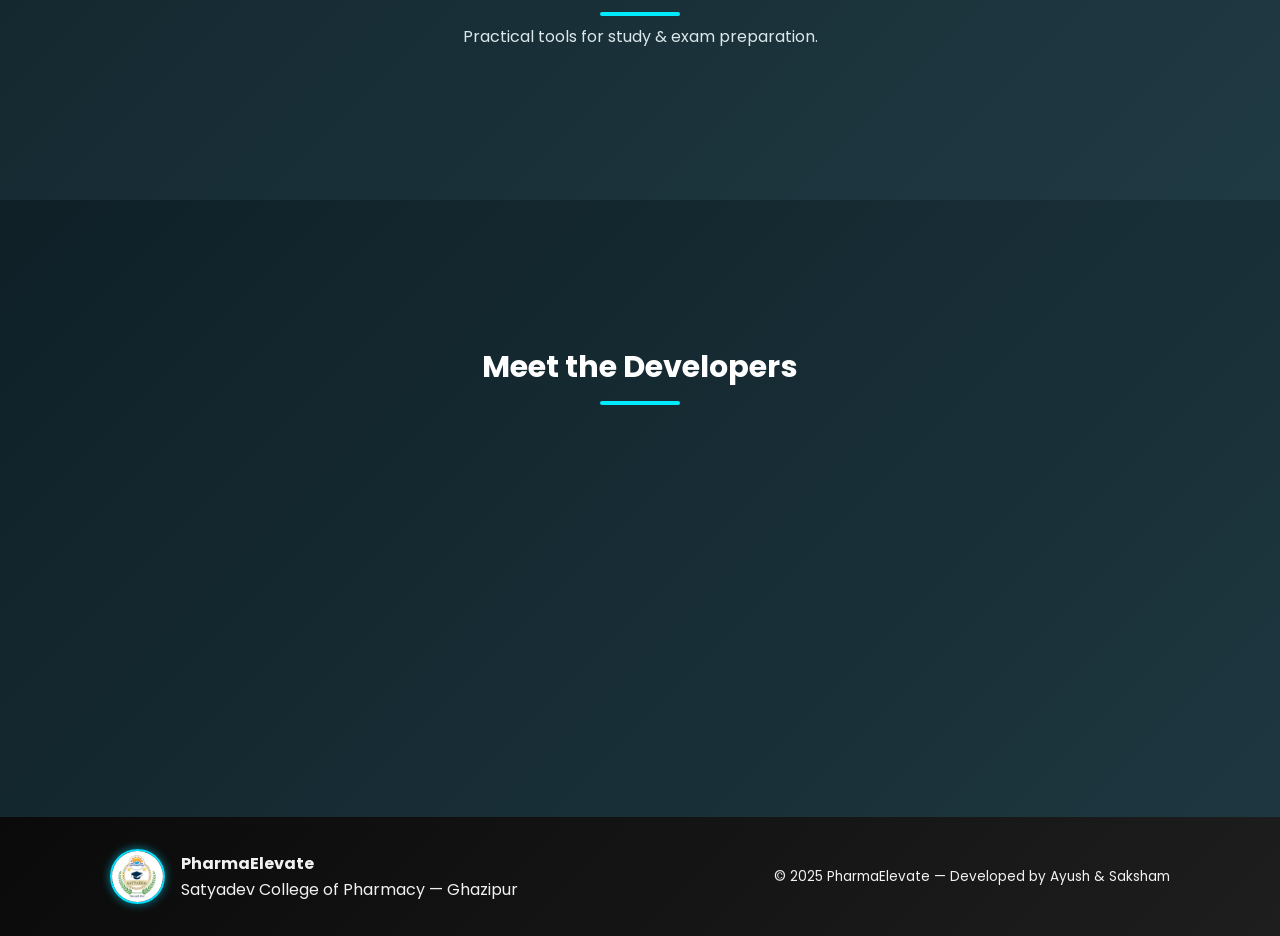
<file: D.html>
<!doctype html>

<html lang="en">
<head>
  <meta charset="utf-8" />
  <meta name="viewport" content="width=device-width,initial-scale=1" />
  <title>PharmaElevate — Elevating Pharma Education</title>  <!-- SEO -->  <meta name="description" content="PharmaElevate — A student-led B.Pharmacy project (Satyadev College of Pharmacy). Learn about pharmacy scope, pharmacovigilance, AI in pharma, telepharmacy, student resources and college events." />
  <meta name="keywords" content="Pharmacy Education, Pharmacovigilance, Telepharmacy, AI Drug Discovery, Pharma Careers, Satyadev College of Pharmacy, PharmaElevate" />
  <meta name="author" content="Ayush Gupta, Saksham Gupta" />  <!-- Favicon -->  <link rel="icon" type="image/png" href="assists/scp.jpg">  <!-- Fonts & icons -->  <link href="https://fonts.googleapis.com/css2?family=Poppins:wght@300;400;600;700&display=swap" rel="stylesheet">
  <link href="https://cdnjs.cloudflare.com/ajax/libs/font-awesome/6.4.0/css/all.min.css" rel="stylesheet">  <!-- Main CSS -->  <link rel="stylesheet" href="style.css">
  <style>
    /* Simple modal styling */
    .modal { display:none; position:fixed; top:0; left:0; width:100%; height:100%; background:rgba(0,0,0,0.7); z-index:1000; }
    .modal-content { background:#fff; max-width:700px; margin:5% auto; padding:20px; border-radius:12px; position:relative; }
    .modal h3 { margin-top:0; }
    .close-btn { position:absolute; top:15px; right:15px; font-size:22px; cursor:pointer; color:#333; }
  </style>
</head>
<body>  <!-- NAVBAR -->  <header class="nav-glass" id="site-header" role="banner">
    <div class="nav-inner container">
      <a class="brand" href="index.html" aria-label="PharmaElevate home">
        <img src="assists/scp.jpg" alt="Satyadev College Logo" class="brand-logo">
        <div class="brand-text">
          <div class="brand-title">PharmaElevate</div>
          <div class="brand-sub">Satyadev College of Pharmacy</div>
        </div>
      </a><nav class="nav-links" id="navLinks" aria-label="Main navigation">
    <a href="#home" class="active">Home</a>
    <a href="#knowledge">Pharma Knowledge</a>
    <a href="#research">Research</a>
    <a href="#resources">Resources</a>
    <a href="#developers">Developers</a>
    <a href="#contact">Contact</a>
  </nav>

  <button id="menuBtn" class="menu-btn" aria-controls="navLinks" aria-expanded="false" aria-label="Toggle menu">
    <i class="fa fa-bars"></i>
  </button>
</div>

  </header>  <!-- HERO -->  <main>
    <section id="home" class="hero" aria-labelledby="hero-heading">
      <div class="hero-bg" aria-hidden="true">
        <svg class="molecules" viewBox="0 0 800 400" preserveAspectRatio="none" aria-hidden="true">
          <circle cx="60" cy="60" r="14" />
          <circle cx="720" cy="120" r="8" />
          <circle cx="420" cy="30" r="10" />
          <circle cx="320" cy="340" r="18" />
          <circle cx="680" cy="320" r="12" />
        </svg>
      </div><div class="hero-inner container">
    <h1 id="hero-heading" class="hero-title" aria-live="polite">
      <span class="anim-word">Discover</span>
      <span class="anim-word">Learn</span>
      <span class="anim-word">Elevate</span>
    </h1>

    <p class="hero-sub">A student-led portal combining pharmacy fundamentals, research summaries, and practical resources — built for learners and future pharmacists.</p>

    <div class="hero-ctas">
      <a href="#knowledge" class="btn primary">Explore Knowledge</a>
      <a href="#resources" class="btn ghost">Student Resources</a>
    </div>

    <div class="hero-stats">
      <div class="stat">
        <strong class="count" data-target="150">0</strong>
        <span>Students reached</span>
      </div>
      <div class="stat">
        <strong class="count" data-target="25">0</strong>
        <span>Articles & Guides</span>
      </div>
      <div class="stat">
        <strong class="count" data-target="8">0</strong>
        <span>College Events</span>
      </div>
    </div>
  </div>
</section>

<!-- KNOWLEDGE -->
<section class="section highlights" id="knowledge" aria-labelledby="knowledge-heading">
  <div class="container">
    <h2 id="knowledge-heading" class="section-heading">Pharma Knowledge</h2>
    <p class="lead center muted">Explore 25 essential topics shaping pharmacy today — with detailed insights in modals.</p>

    <div class="cards-grid">
      <!-- Example topic card (others follow the same) -->
      <article class="card hover-float reveal" data-reveal>
        <div class="card-icon"><i class="fa-solid fa-book-medical"></i></div>
        <h3>What is Pharmacy?</h3>
        <p>A gateway science combining chemistry, biology, and medicine for better health outcomes.</p>
        <a href="#" class="card-link" data-modal="modal1">Read more →</a>
      </article>

      <article class="card hover-float reveal">
        <div class="card-icon"><i class="fa-solid fa-heart-pulse"></i></div>
        <h3>Why Pharmacy Matters</h3>
        <p>The backbone of safe medication use, drug safety, and patient-centered care.</p>
        <a href="#" class="card-link" data-modal="modal2">Read more →</a>
      </article>

      <!-- Add 23 more topics here (Clinical Pharmacy, Industrial Pharmacy, Pharmacovigilance, AI, Telepharmacy, Drug Discovery, Green Pharmacy, Future Careers, etc.) -->
    </div>
  </div>
</section>

<!-- MODALS -->
<div id="modal1" class="modal">
  <div class="modal-content">
    <span class="close-btn" data-close>&times;</span>
    <h3>What is Pharmacy?</h3>
    <p>Pharmacy is the branch of health sciences that deals with the discovery, production, safe use, and regulation of medicines. It combines aspects of chemistry, biology, and medicine. Pharmacists ensure that patients receive the correct medicines in the right dosage, educate about drug use, and safeguard public health.</p>
  </div>
</div>

<div id="modal2" class="modal">
  <div class="modal-content">
    <span class="close-btn" data-close>&times;</span>
    <h3>Why Pharmacy Matters</h3>
    <p>Pharmacy is more than dispensing drugs — it ensures safe and effective use of medications, manages drug interactions, prevents misuse, and supports doctors in treatment plans. Pharmacists play a vital role in public health campaigns, chronic disease management, and guiding patients towards better outcomes.</p>
  </div>
</div>

<!-- Add modals for all 25 topics here with detailed content -->

<!-- RESEARCH -->
<section class="section research" id="research" aria-labelledby="research-heading">
  <div class="container">
    <h2 id="research-heading" class="section-heading">Research & Trends (2025)</h2>
    <div class="research-grid">
      <div class="research-card reveal"><h3>Personalized Medicine</h3><p>Genomic profiling + AI models allow tailored therapies...</p></div>
      <div class="research-card reveal"><h3>Nanotech Drug Delivery</h3><p>Nano-carriers enhance targeted delivery...</p></div>
      <div class="research-card reveal"><h3>Biologics & Biosimilars</h3><p>Monoclonal antibodies, biosimilars, and peptide therapies...</p></div>
      <div class="research-card reveal"><h3>Green Pharmacy</h3><p>Sustainable synthesis and waste reduction...</p></div>
    </div>
  </div>
</section>

<!-- RESOURCES -->
<section class="section resources" id="resources" aria-labelledby="resources-heading">
  <div class="container">
    <h2 id="resources-heading" class="section-heading">Student Resources</h2>
    <p class="lead center muted">Practical tools for study & exam preparation.</p>

    <div class="cards-grid">
      <article class="card hover-float reveal"><h3>Notes & Past Papers</h3><p>Download GPAT tips, PCI syllabus summaries...</p></article>
      <article class="card hover-float reveal"><h3>Flashcards & MCQs</h3><p>Interactive flashcards and practice questions...</p></article>
      <article class="card hover-float reveal"><h3>Video Lectures</h3><p>Curated playlists on pharmacy and research methods...</p></article>
    </div>
  </div>
</section>

<!-- DEVELOPERS -->
<section class="section developers" id="developers" aria-labelledby="developers-heading">
  <div class="container narrow">
    <h2 id="developers-heading" class="section-heading">Meet the Developers</h2>
    <div class="dev-grid">
      <div class="dev-card reveal" data-reveal>
        <img class="dev-img" src="assists/ayupfp.jpg" alt="Ayush Gupta">
        <h4>Ayush Gupta</h4>
        <p class="muted">Lead Developer & Designer</p>
        <p class="bio">Merging pharmacy knowledge with modern UI/UX for impactful student learning.</p>
      </div>
      <div class="dev-card reveal" data-reveal>
        <img class="dev-img" src="assists/sakpfp.jpg" alt="Saksham Gupta">
        <h4>Saksham Gupta</h4>
        <p class="muted">Research Contributor</p>
        <p class="bio">Curates current research & educational content to keep the portal relevant.</p>
      </div>
    </div>
  </div>
</section>

<!-- FOOTER -->
<footer id="contact" class="footer" role="contentinfo">
  <div class="container footer-inner">
    <div class="footer-left">
      <img src="assists/scp.jpg" alt="Satyadev College Logo" class="foot-logo">
      <div>
        <strong>PharmaElevate</strong><br>
        Satyadev College of Pharmacy — Ghazipur
      </div>
    </div>
    <div class="footer-right">
      <div class="small">© 2025 PharmaElevate — Developed by Ayush & Saksham</div>
    </div>
  </div>
</footer>

  </main>  <!-- JS -->  <script>
    // Modal handling
    document.querySelectorAll('[data-modal]').forEach(link => {
      link.addEventListener('click', e => {
        e.preventDefault();
        document.getElementById(link.dataset.modal).style.display = 'block';
      });
    });
    document.querySelectorAll('[data-close]').forEach(btn => {
      btn.addEventListener('click', () => btn.closest('.modal').style.display = 'none');
    });
    window.addEventListener('click', e => {
      if(e.target.classList.contains('modal')) e.target.style.display='none';
    });
  </script></body>
</html>
</file>
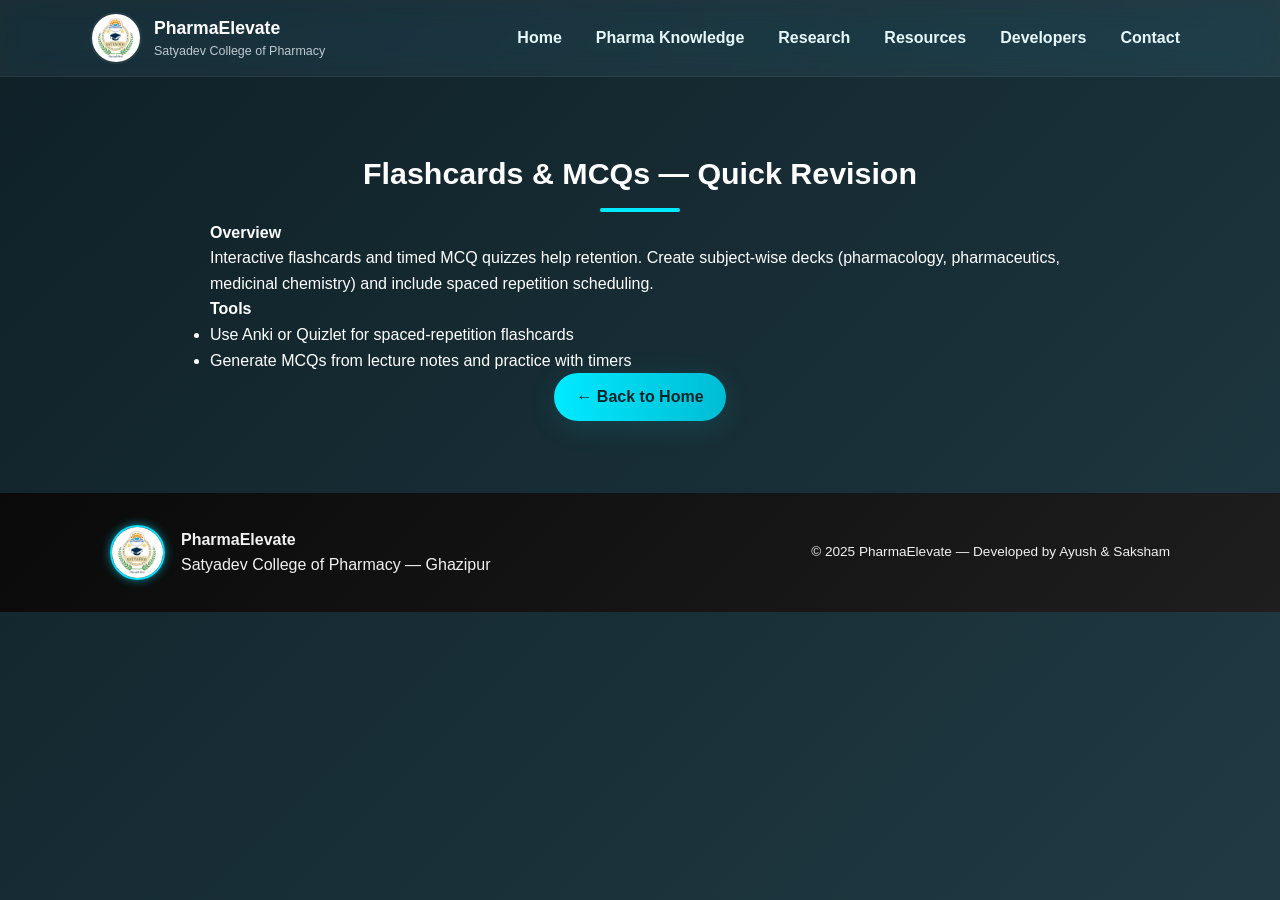
<file: flashcards.html>
<!doctype html>
<html lang="en">
<head>
  <meta charset="utf-8" />
  <meta name="viewport" content="width=device-width,initial-scale=1" />
  <title>Flashcards & MCQs — Quick Revision — PharmaElevate</title>
  <link rel="stylesheet" href="../style.css">
  <link href="https://cdnjs.cloudflare.com/ajax/libs/font-awesome/6.4.0/css/all.min.css" rel="stylesheet">
</head>
<body>
  <header class="nav-glass">
    <div class="nav-inner container">
      <a class="brand" href="../index.html">
        <img src="../assists/scp.jpg" alt="Logo" class="brand-logo">
        <div class="brand-text">
          <div class="brand-title">PharmaElevate</div>
          <div class="brand-sub">Satyadev College of Pharmacy</div>
        </div>
      </a>
      <nav class="nav-links">
        <a href="../index.html#home">Home</a>
        <a href="../index.html#knowledge">Pharma Knowledge</a>
        <a href="../index.html#research">Research</a>
        <a href="../index.html#resources">Resources</a>
        <a href="../index.html#developers">Developers</a>
        <a href="../index.html#contact">Contact</a>
      </nav>
    </div>
  </header>

  <main class="section">
    <div class="container narrow">
      <h1 class="section-heading">Flashcards & MCQs — Quick Revision</h1>
      
<p><strong>Overview</strong></p>
<p>Interactive flashcards and timed MCQ quizzes help retention. Create subject-wise decks (pharmacology, pharmaceutics, medicinal chemistry) and include spaced repetition scheduling.</p>
<p><strong>Tools</strong></p>
<ul>
<li>Use Anki or Quizlet for spaced-repetition flashcards</li>
<li>Generate MCQs from lecture notes and practice with timers</li>
</ul>

      <p class="center"><a class="btn primary" href="../index.html">← Back to Home</a></p>
    </div>
  </main>

  <footer class="footer">
    <div class="container footer-inner">
      <div class="footer-left">
        <img src="../assists/scp.jpg" alt="Logo" class="foot-logo">
        <div>
          <strong>PharmaElevate</strong><br>
          Satyadev College of Pharmacy — Ghazipur
        </div>
      </div>
      <div class="footer-right">
        <div class="small">© 2025 PharmaElevate — Developed by Ayush & Saksham</div>
      </div>
    </div>
  </footer>

  <script src="../script.js" defer></script>
</body>
</html>
</file>
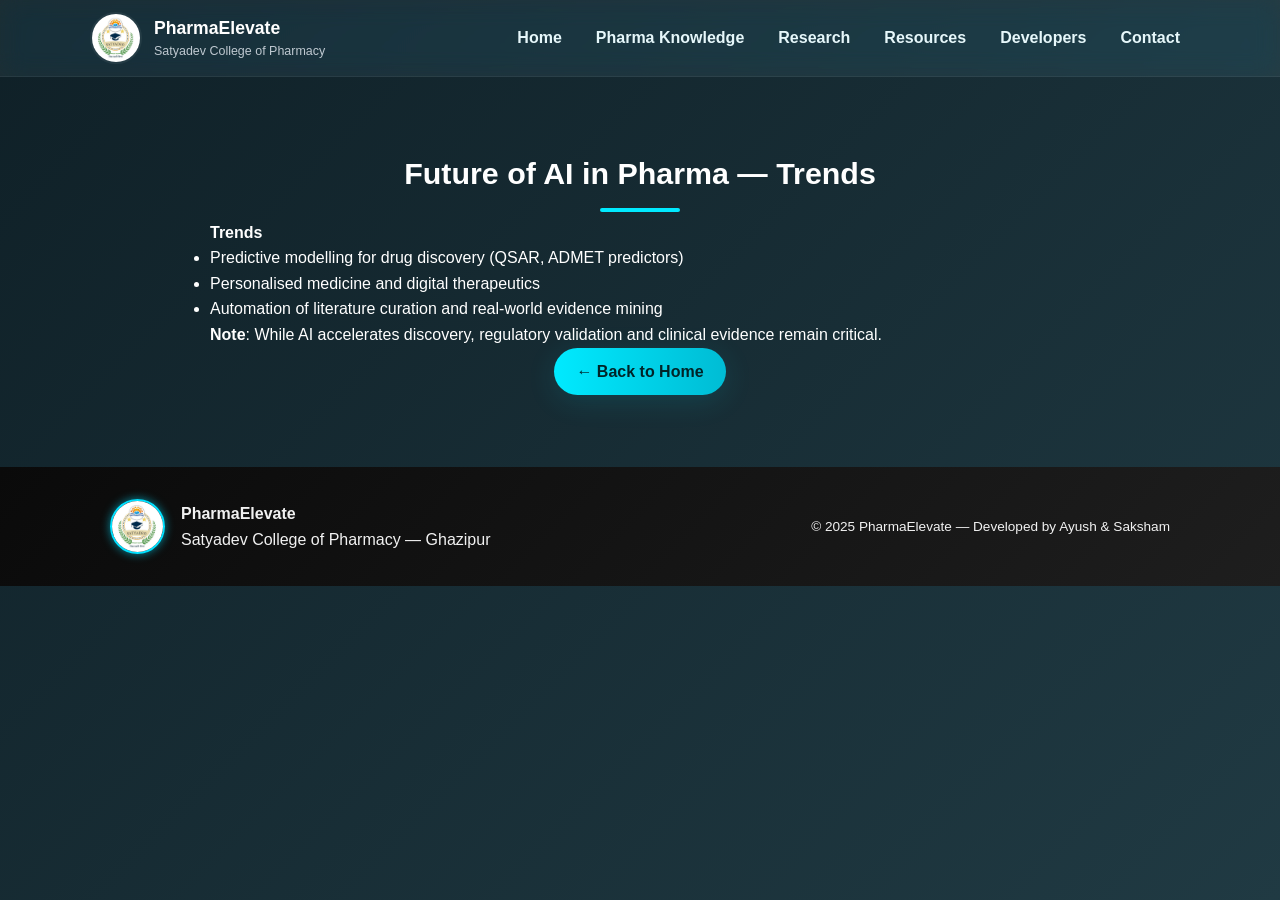
<file: future-ai.html>
<!doctype html>
<html lang="en">
<head>
  <meta charset="utf-8" />
  <meta name="viewport" content="width=device-width,initial-scale=1" />
  <title>Future of AI in Pharma — Trends — PharmaElevate</title>
  <link rel="stylesheet" href="../style.css">
  <link href="https://cdnjs.cloudflare.com/ajax/libs/font-awesome/6.4.0/css/all.min.css" rel="stylesheet">
</head>
<body>
  <header class="nav-glass">
    <div class="nav-inner container">
      <a class="brand" href="../index.html">
        <img src="../assists/scp.jpg" alt="Logo" class="brand-logo">
        <div class="brand-text">
          <div class="brand-title">PharmaElevate</div>
          <div class="brand-sub">Satyadev College of Pharmacy</div>
        </div>
      </a>
      <nav class="nav-links">
        <a href="../index.html#home">Home</a>
        <a href="../index.html#knowledge">Pharma Knowledge</a>
        <a href="../index.html#research">Research</a>
        <a href="../index.html#resources">Resources</a>
        <a href="../index.html#developers">Developers</a>
        <a href="../index.html#contact">Contact</a>
      </nav>
    </div>
  </header>

  <main class="section">
    <div class="container narrow">
      <h1 class="section-heading">Future of AI in Pharma — Trends</h1>
      
<p><strong>Trends</strong></p>
<ul>
<li>Predictive modelling for drug discovery (QSAR, ADMET predictors)</li>
<li>Personalised medicine and digital therapeutics</li>
<li>Automation of literature curation and real-world evidence mining</li>
</ul>
<p><strong>Note</strong>: While AI accelerates discovery, regulatory validation and clinical evidence remain critical.</p>

      <p class="center"><a class="btn primary" href="../index.html">← Back to Home</a></p>
    </div>
  </main>

  <footer class="footer">
    <div class="container footer-inner">
      <div class="footer-left">
        <img src="../assists/scp.jpg" alt="Logo" class="foot-logo">
        <div>
          <strong>PharmaElevate</strong><br>
          Satyadev College of Pharmacy — Ghazipur
        </div>
      </div>
      <div class="footer-right">
        <div class="small">© 2025 PharmaElevate — Developed by Ayush & Saksham</div>
      </div>
    </div>
  </footer>

  <script src="../script.js" defer></script>
</body>
</html>
</file>
<file: style.css>
/* ===== Global ===== */
* { box-sizing: border-box; margin: 0; padding: 0; }
:root{
  --bg1: #0f2027;
  --bg2: #203a43;
  --accent: #00eaff;
  --muted: #bfc9d1;
  --glass: rgba(255,255,255,0.06);
}
html,body{height:100%}
body{
  font-family: 'Poppins', sans-serif;
  background: linear-gradient(135deg,var(--bg1),var(--bg2));
  color: #fff;
  -webkit-font-smoothing:antialiased;
  -moz-osx-font-smoothing:grayscale;
  line-height:1.6;
}
a{ color:inherit; text-decoration:none; }
img{ max-width:100%; display:block; }

/* ===== Utility & layout ===== */
.container{ max-width:1100px; margin:0 auto; padding:0 20px; }
.narrow{ max-width:900px; margin: 0 auto; }
.center{text-align:center;}
.muted{ color:var(--muted); }
.lead{ color: #dbe8eb; margin-bottom:18px; }

/* ===== Navbar ===== */
.nav-glass{
  position: sticky; top:0; width:100%; z-index:1200;
  background: var(--glass);
  backdrop-filter: blur(12px) saturate(150%);
  border-bottom: 1px solid rgba(255,255,255,0.06);
}
.nav-inner{ display:flex; align-items:center; justify-content:space-between; padding:12px 0; gap:12px; }
.brand{ display:flex; align-items:center; gap:12px; }
.brand-logo{ width:52px; height:52px; border-radius:50%; object-fit:cover; border:2px solid rgba(255,255,255,0.06); }
.brand-title{ font-weight:700; font-size:1.1rem; }
.brand-sub{ font-size:0.78rem; color:var(--muted); }

.nav-links{ display:flex; gap:14px; align-items:center; }
.nav-links a{ padding:6px 10px; border-radius:8px; transition: all .22s ease; font-weight:600; color:#e6f7fa; }
.nav-links a:hover, .nav-links a.active{ background: linear-gradient(90deg, rgba(255,255,255,0.12), rgba(255,255,255,0.06)); color:#002428; box-shadow: 0 6px 18px rgba(0,0,0,0.45); }
.menu-btn{ display:none; background:none; border:none; color:#fff; font-size:1.3rem; }

/* ===== Hero ===== */
.hero{ position:relative; padding:100px 0 70px; overflow:hidden; }
.hero-bg{ position:absolute; inset:0; pointer-events:none; opacity:0.12; }
.molecules{ width:120%; height:120%; transform:translate(-10%,-10%); fill:none; stroke:rgba(255,255,255,0.12); stroke-width:1.4; filter: blur(6px); }

.hero-inner{ position:relative; z-index:2; text-align:center; padding:10px 0 40px; }
.hero-title{ font-size:2.6rem; letter-spacing:0.6px; margin-bottom:14px; font-weight:700; }
.anim-word{ display:inline-block; opacity:0; transform:translateY(20px); animation:fadeWords 6s infinite; padding: 0 8px; }
.anim-word:nth-child(1){ animation-delay:0s; }
.anim-word:nth-child(2){ animation-delay:2s; }
.anim-word:nth-child(3){ animation-delay:4s; }
@keyframes fadeWords {
  0%,100%{ opacity:0; transform:translateY(20px); }
  20%,80%{ opacity:1; transform:translateY(0); }
}
.hero-sub{ max-width:720px; margin:10px auto 18px; color:var(--muted); font-size:1.05rem; }
.hero-ctas{ margin:18px 0; display:flex; justify-content:center; gap:12px; flex-wrap:wrap; }
.btn{
  display:inline-block; padding:11px 22px; border-radius:28px; font-weight:700; cursor:pointer; border:0;
  transition: transform .18s ease, box-shadow .18s ease;
}
.btn:active{ transform: translateY(1px); }
.btn.primary{ background: linear-gradient(90deg,var(--accent), #00bcd4); color:#002428; box-shadow: 0 6px 30px rgba(0,234,255,0.12); }
.btn.ghost{ background: transparent; border:1px solid rgba(255,255,255,0.06); color:var(--muted); }

.hero-stats{ display:flex; gap:36px; justify-content:center; margin-top:36px; flex-wrap:wrap; }
.stat{ text-align:center; min-width:110px; }
.stat strong{ font-size:2rem; display:block; color:#fff; }
.stat span{ display:block; color:var(--muted); font-size:0.95rem; }

/* ===== Sections & cards ===== */
.section{ padding:72px 0; }
.section-heading{ font-size:1.9rem; margin-bottom:8px; text-align:center; position:relative; font-weight:700; }
.section-heading::after{ content:""; display:block; width:80px; height:4px; background:var(--accent); margin:10px auto 0; border-radius:3px; }

.cards-grid{ display:grid; grid-template-columns:repeat(auto-fit,minmax(240px,1fr)); gap:18px; margin-top:18px; }
.card{ background: linear-gradient(180deg, rgba(255,255,255,0.02), rgba(255,255,255,0.01)); padding:18px; border-radius:14px; transition: transform .28s ease, box-shadow .28s ease; box-shadow: 0 6px 20px rgba(0,0,0,0.45); }
.card h3{ margin:10px 0; font-size:1.05rem; }
.card p{ color:var(--muted); font-size:0.95rem; }
.card-link{ display:inline-block; margin-top:12px; font-weight:700; color:var(--accent); }

.card-icon{ font-size:1.8rem; color:var(--accent); }

/* hover float */
.hover-float:hover{ transform: translateY(-10px); box-shadow: 0 24px 50px rgba(0,0,0,0.6), 0 0 20px rgba(0,234,255,0.06); }

/* Research cards */
.research-grid{ display:grid; grid-template-columns:repeat(auto-fit,minmax(240px,1fr)); gap:18px; margin-top:18px; }
.research-card{ padding:18px; border-radius:12px; background: linear-gradient(180deg, rgba(255,255,255,0.03), rgba(255,255,255,0.015)); box-shadow: 0 10px 30px rgba(0,0,0,0.45); }

/* Articles */
.article-grid{ display:grid; grid-template-columns:repeat(auto-fit,minmax(220px,1fr)); gap:18px; margin-top:18px; }
.article-card{ padding:16px; border-radius:12px; background: rgba(255,255,255,0.02); }

/* Developers */
.dev-grid{ display:flex; gap:18px; justify-content:center; flex-wrap:wrap; margin-top:18px; }
.dev-card{ width:260px; padding:18px; border-radius:12px; text-align:center; background: rgba(255,255,255,0.02); transition: transform .28s ease, box-shadow .28s ease; }
.dev-card:hover{ transform: translateY(-6px) scale(1.02); box-shadow: 0 30px 60px rgba(0,0,0,0.6); }
.dev-img{ width:120px; height:120px; border-radius:50%; object-fit:cover; margin:0 auto 12px; }

/* socials */
.socials a{ display:inline-block; margin:6px 6px; color:var(--muted); font-size:1.1rem; transition: transform .18s; }
.socials a:hover{ transform: translateY(-4px); color:var(--accent); }
/* ===== Grievance Form Styles ===== */
.grievance-form {
  display: flex;
  flex-wrap: wrap;
  gap: 1rem;
  justify-content: center;
  max-width: 800px;
  margin: 0 auto;
}

.grievance-form input,
.grievance-form textarea {
  flex: 1 1 200px;
  padding: 0.8rem 1rem;
  border-radius: 8px;
  border: none;
  font-size: 1rem;
  background: rgba(255, 255, 255, 0.05);
  color: #fff;
  transition: 0.3s;
}

.grievance-form input::placeholder,
.grievance-form textarea::placeholder {
  color: rgba(255, 255, 255, 0.7);
}

.grievance-form input:focus,
.grievance-form textarea:focus {
  outline: 2px solid #00e0ff;
  outline-offset: 2px;
  background-color: rgba(255, 255, 255, 0.1);
}

.grievance-form textarea {
  min-height: 150px;
  resize: vertical;
}

.grievance-form button {
  background: #00e0ff;
  color: #0a0a0a;
  padding: 0.8rem 2rem;
  border-radius: 8px;
  font-size: 1rem;
  font-weight: 600;
  cursor: pointer;
  transition: 0.3s;
  border: none;
}

.grievance-form button:hover {
  background: #00bcd4;
  transform: translateY(-2px);
}

/* Responsive: full width on small screens */
@media (max-width: 600px) {
  .grievance-form input,
  .grievance-form textarea,
  .grievance-form button {
    flex: 1 1 100%;
  }
}

/* Footer */
.footer {
  background: linear-gradient(135deg, #0a0a0a, #1e1e1e);
  color: #f1f1f1;
  padding: 2rem 0;
  font-family: 'Poppins', sans-serif;
}

.footer-inner {
  display: flex;
  justify-content: space-between;
  align-items: center;
  flex-wrap: wrap;
  gap: 1.5rem;
}

.footer-left {
  display: flex;
  align-items: center;
  gap: 1rem;
}

.foot-logo {
  width: 55px;
  height: 55px;
  border-radius: 50%;
  border: 2px solid #00e0ff;
  box-shadow: 0 0 10px rgba(0,224,255,0.6);
}

.footer-brand h3 {
  margin: 0;
  font-size: 1.3rem;
  color: #00e0ff;
}

.footer-brand p {
  margin: 0;
  font-size: 0.9rem;
  opacity: 0.8;
}

.footer-center a {
  margin: 0 1rem;
  text-decoration: none;
  color: #f1f1f1;
  font-size: 0.95rem;
  transition: color 0.3s ease;
}

.footer-center a:hover {
  color: #00e0ff;
}

.footer-right {
  text-align: right;
  font-size: 0.85rem;
}

.dev-credit {
  margin-top: 0.2rem;
  font-size: 0.8rem;
  opacity: 0.8;
}
/* Reveal on scroll (initial state) */
.reveal{ opacity:0; transform: translateY(22px) scale(0.99); transition: opacity .6s ease, transform .6s ease; }
.reveal.visible{ opacity:1; transform: translateY(0) scale(1); }

/* Responsive */
@media (max-width: 880px){
  .hero-title{ font-size:2.1rem; }
  .brand-title{ font-size:1rem; }
}
@media (max-width: 768px){
  .nav-links{ position:absolute; top:70px; right:20px; background: rgba(0,0,0,0.65); border-radius:12px; padding:14px; display:none; flex-direction:column; min-width:180px; box-shadow: 0 20px 50px rgba(0,0,0,0.6); }
  .nav-links.show{ display:flex; }
  .menu-btn{ display:block; }
  .footer-inner{ justify-content:center; text-align:center; }
  .container{ padding-left:16px; padding-right:16px; }
}
</file>
